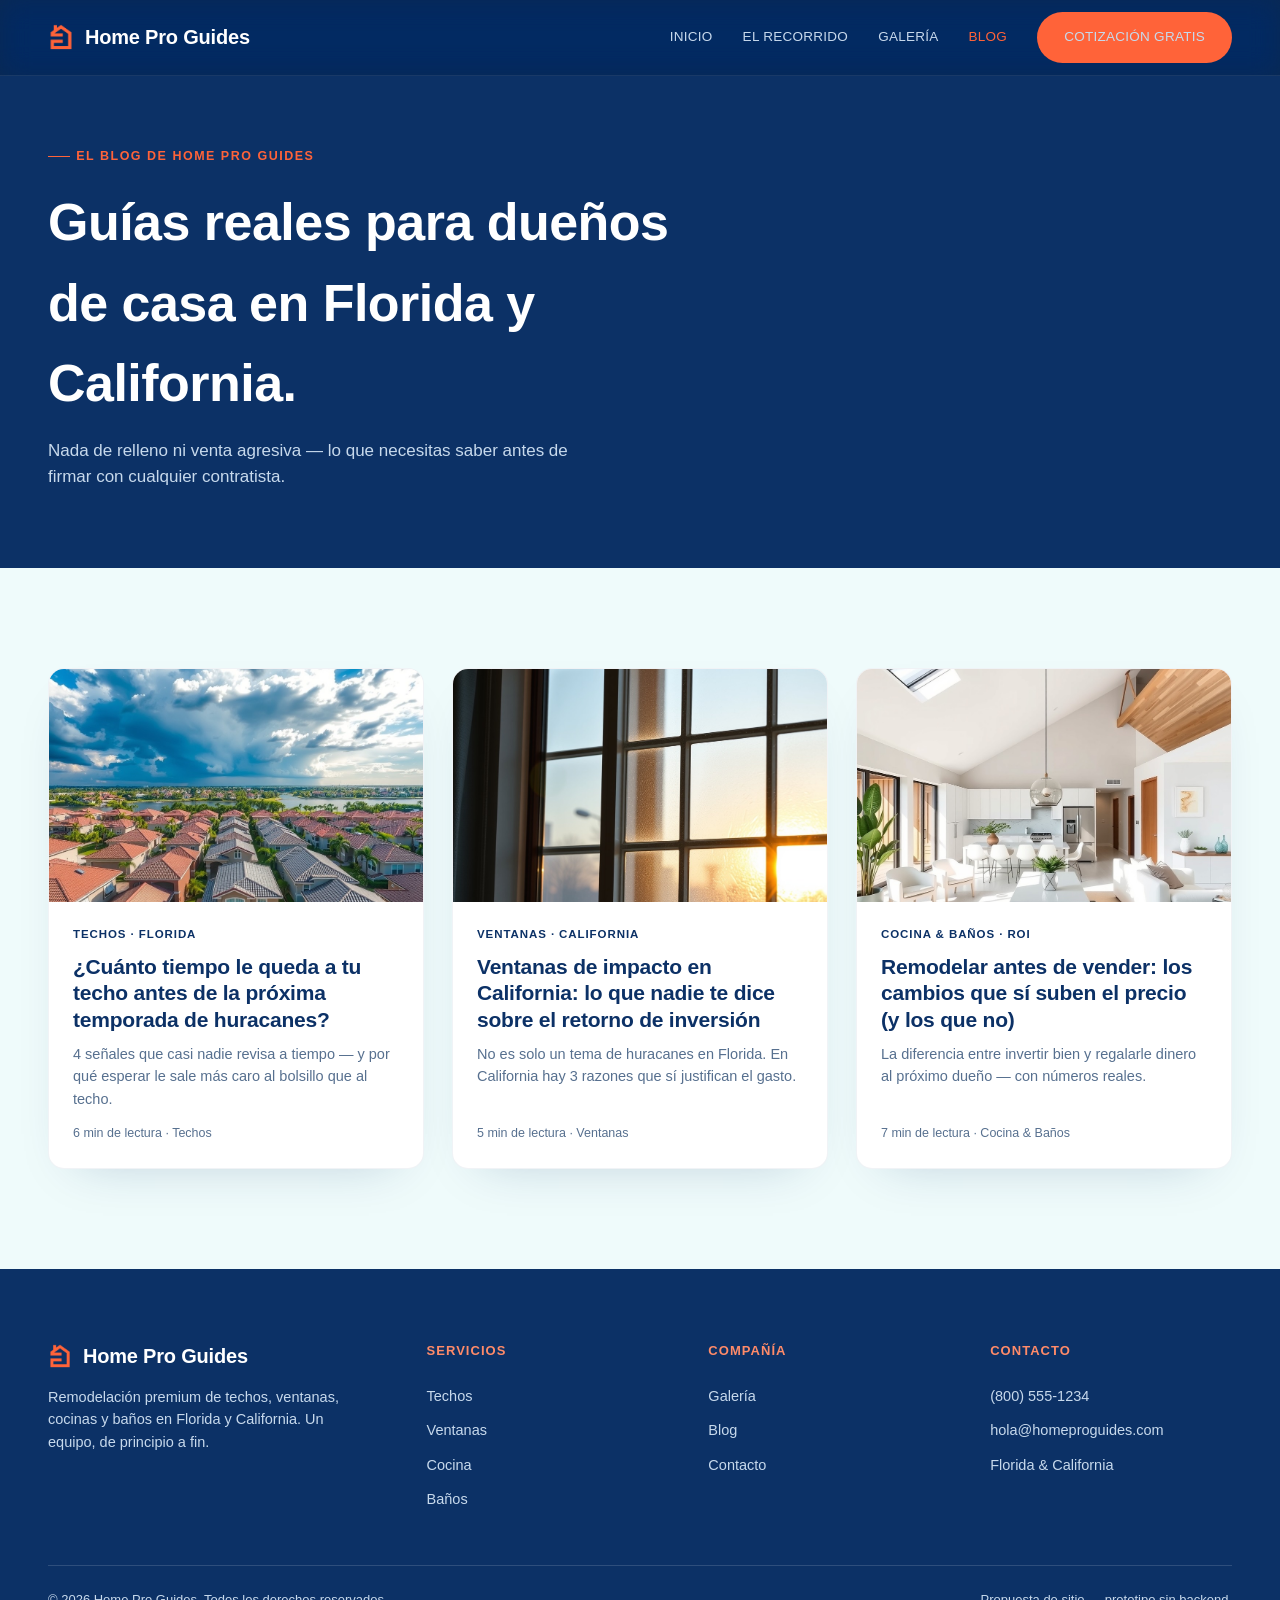
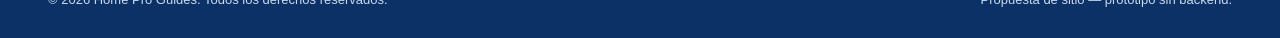
<file: blog/index.html>
<!doctype html>
<html lang="es">
<head>
<meta charset="utf-8">
<meta name="viewport" content="width=device-width, initial-scale=1">
<link rel="icon" type="image/svg+xml" href="../assets/favicon.svg">
<link rel="icon" type="image/png" sizes="32x32" href="../assets/favicon-32.png">
<link rel="apple-touch-icon" href="../assets/apple-touch-icon.png">
<title>Blog — Home Pro Guides | Guías de remodelación para FL &amp; CA</title>
<meta name="description" content="Guías reales sobre techos, ventanas, cocinas y baños para dueños de casa en Florida y California — sin relleno, sin venta agresiva.">
<link rel="preconnect" href="https://fonts.googleapis.com">
<link rel="preconnect" href="https://fonts.gstatic.com" crossorigin>
<link rel="stylesheet" href="../css/main.css?v=cb1788984608">
<link rel="stylesheet" href="../css/blog.css?v=cb1788984608">
</head>
<body>

<header class="site-header">
  <div class="container">
    <a href="../index.html" class="logo"><img src="../assets/images/logo-mark.png" alt="" class="logo-mark" width="26" height="26">Home Pro Guides</a>
    <nav class="main-nav">
      <a href="../index.html">Inicio</a>
      <a href="../index.html#recorrido">El recorrido</a>
      <a href="../index.html#galeria">Galería</a>
      <a href="./index.html" class="is-active">Blog</a>
      <a href="../contacto/index.html" class="btn btn-gold">Cotización gratis</a>
    </nav>
    <button class="nav-toggle" aria-label="Abrir menú" aria-expanded="false">
      <svg width="22" height="22" viewBox="0 0 24 24" fill="none" stroke="currentColor" stroke-width="2"><path d="M3 6h18M3 12h18M3 18h18"/></svg>
    </button>
  </div>
</header>

<main>
  <section class="section-dark" style="padding: calc(var(--header-h) + 64px) 0 60px;">
    <div class="container">
      <span class="eyebrow">El blog de Home Pro Guides</span>
      <h1 style="font-size:clamp(32px,4.6vw,52px); max-width:680px; color:var(--text); margin-bottom:14px;">Guías reales para dueños de casa en Florida y California.</h1>
      <p style="max-width:560px; color:var(--text-muted); font-size:17px;">Nada de relleno ni venta agresiva — lo que necesitas saber antes de firmar con cualquier contratista.</p>
    </div>
  </section>

  <section class="section section-light">
    <div class="container">
      <div class="blog-grid" data-stagger>

        <a href="./cuanto-tiempo-le-queda-a-tu-techo.html" class="blog-card reveal">
          <div class="blog-card-img"><img src="../assets/images/blog-roofing-hurricane.jpg" alt="Vista aérea de techos residenciales en Florida" loading="lazy"></div>
          <div class="blog-card-body">
            <span class="blog-card-tag">Techos · Florida</span>
            <h3>¿Cuánto tiempo le queda a tu techo antes de la próxima temporada de huracanes?</h3>
            <p>4 señales que casi nadie revisa a tiempo — y por qué esperar le sale más caro al bolsillo que al techo.</p>
            <span class="blog-card-meta">6 min de lectura · Techos</span>
          </div>
        </a>

        <a href="./ventanas-impacto-california-retorno-inversion.html" class="blog-card reveal">
          <div class="blog-card-img"><img src="../assets/images/blog-windows-energy.jpg" alt="Ventana de eficiencia energética con luz natural" loading="lazy"></div>
          <div class="blog-card-body">
            <span class="blog-card-tag">Ventanas · California</span>
            <h3>Ventanas de impacto en California: lo que nadie te dice sobre el retorno de inversión</h3>
            <p>No es solo un tema de huracanes en Florida. En California hay 3 razones que sí justifican el gasto.</p>
            <span class="blog-card-meta">5 min de lectura · Ventanas</span>
          </div>
        </a>

        <a href="./remodelar-antes-de-vender-que-sube-el-precio.html" class="blog-card reveal">
          <div class="blog-card-img"><img src="../assets/images/blog-kitchen-roi.jpg" alt="Cocina moderna remodelada de concepto abierto" loading="lazy"></div>
          <div class="blog-card-body">
            <span class="blog-card-tag">Cocina &amp; Baños · ROI</span>
            <h3>Remodelar antes de vender: los cambios que sí suben el precio (y los que no)</h3>
            <p>La diferencia entre invertir bien y regalarle dinero al próximo dueño — con números reales.</p>
            <span class="blog-card-meta">7 min de lectura · Cocina &amp; Baños</span>
          </div>
        </a>

      </div>
    </div>
  </section>
</main>

<footer class="site-footer">
  <div class="container">
    <div class="footer-grid">
      <div>
        <div class="logo" style="margin-bottom:14px;"><img src="../assets/images/logo-mark.png" alt="" class="logo-mark" width="24" height="24">Home Pro Guides</div>
        <p>Remodelación premium de techos, ventanas, cocinas y baños en Florida y California. Un equipo, de principio a fin.</p>
      </div>
      <div>
        <h4>Servicios</h4>
        <a href="../contacto/roofing.html">Techos</a>
        <a href="../contacto/windows.html">Ventanas</a>
        <a href="../contacto/kitchen.html">Cocina</a>
        <a href="../contacto/bathroom.html">Baños</a>
      </div>
      <div>
        <h4>Compañía</h4>
        <a href="../index.html#galeria">Galería</a>
        <a href="./index.html">Blog</a>
        <a href="../contacto/index.html">Contacto</a>
      </div>
      <div>
        <h4>Contacto</h4>
        <a href="tel:+18005551234">(800) 555-1234</a>
        <a href="mailto:hola@homeproguides.com">hola@homeproguides.com</a>
        <a href="#">Florida &amp; California</a>
      </div>
    </div>
    <div class="footer-bottom">
      <span>© 2026 Home Pro Guides. Todos los derechos reservados.</span>
      <span>Propuesta de sitio — prototipo sin backend.</span>
    </div>
  </div>
</footer>

<script src="../js/site.js?v=cb1788984608"></script>
</body>
</html>
</file>
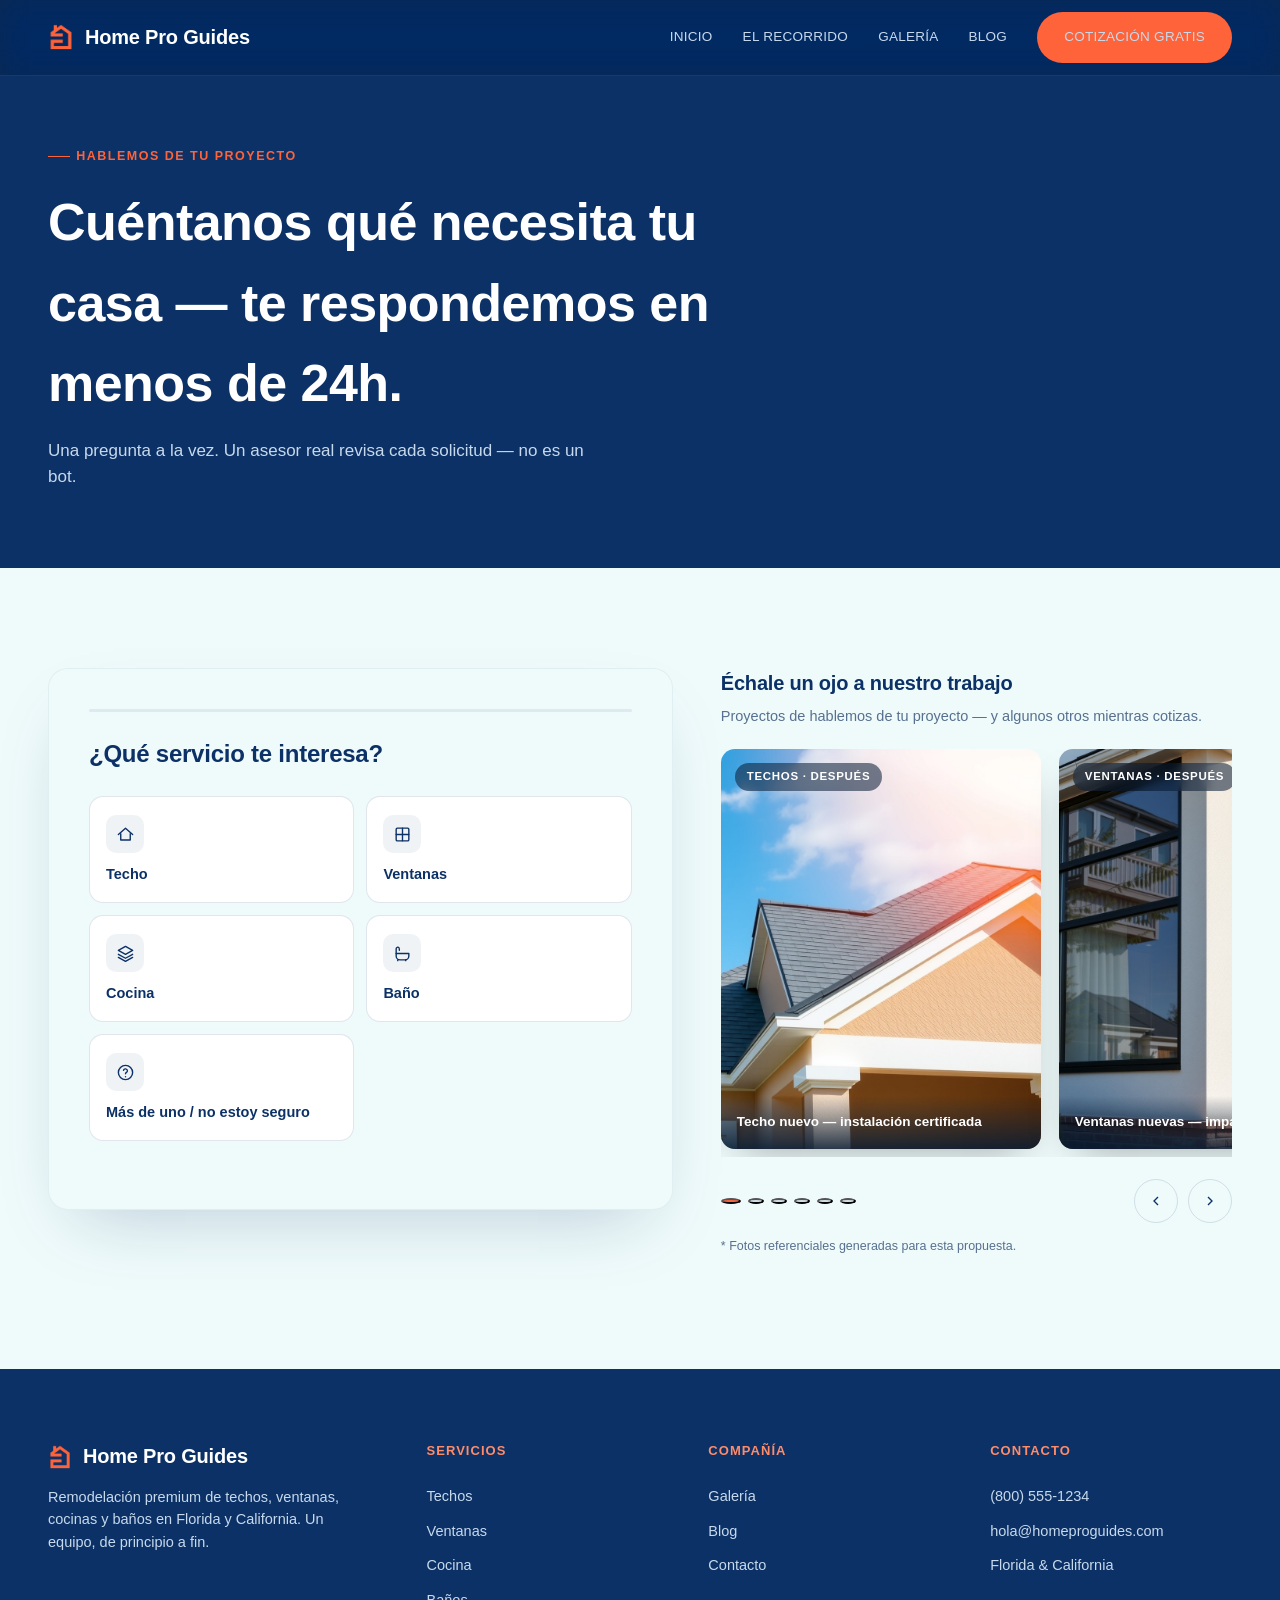
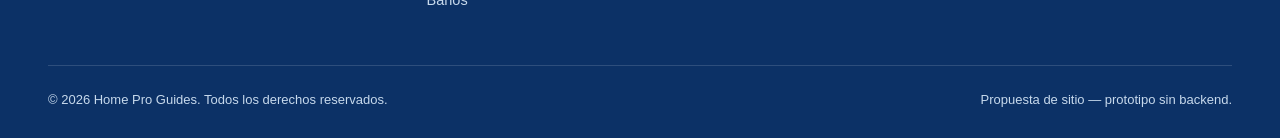
<file: contacto/index.html>
<!doctype html>
<html lang="es">
<head>
<meta charset="utf-8">
<meta name="viewport" content="width=device-width, initial-scale=1">
<link rel="icon" type="image/svg+xml" href="../assets/favicon.svg">
<link rel="icon" type="image/png" sizes="32x32" href="../assets/favicon-32.png">
<link rel="apple-touch-icon" href="../assets/apple-touch-icon.png">
<title>Cotización gratis — Home Pro Guides | Techos, ventanas, cocina y baños</title>
<meta name="description" content="Cuéntanos sobre tu proyecto de remodelación en Florida o California y te contactamos en 24h con una cotización real.">
<link rel="preconnect" href="https://fonts.googleapis.com">
<link rel="preconnect" href="https://fonts.gstatic.com" crossorigin>
<link rel="stylesheet" href="../css/main.css?v=cb1788984608">
<link rel="stylesheet" href="../css/wizard.css?v=cb1788984608">
</head>
<body>

<header class="site-header">
  <div class="container">
    <a href="../index.html" class="logo"><img src="../assets/images/logo-mark.png" alt="" class="logo-mark" width="26" height="26">Home Pro Guides</a>
    <nav class="main-nav">
      <a href="../index.html">Inicio</a>
      <a href="../index.html#recorrido">El recorrido</a>
      <a href="../index.html#galeria">Galería</a>
      <a href="../blog/index.html">Blog</a>
      <a href="./index.html" class="btn btn-gold is-active">Cotización gratis</a>
    </nav>
    <button class="nav-toggle" aria-label="Abrir menú" aria-expanded="false">
      <svg width="22" height="22" viewBox="0 0 24 24" fill="none" stroke="currentColor" stroke-width="2"><path d="M3 6h18M3 12h18M3 18h18"/></svg>
    </button>
  </div>
</header>

<main>
  <section class="section-dark" style="padding: calc(var(--header-h) + 64px) 0 60px;">
    <div class="container">
      <span class="eyebrow">Hablemos de tu proyecto</span>
      <h1 style="font-size:clamp(32px,4.6vw,52px); max-width:680px; color:var(--text); margin-bottom:14px;">Cuéntanos qué necesita tu casa — te respondemos en menos de 24h.</h1>
      <p style="max-width:560px; color:var(--text-muted); font-size:17px;">Una pregunta a la vez. Un asesor real revisa cada solicitud — no es un bot.</p>
    </div>
  </section>

  <section class="section section-light">
    <div class="container">
      <div style="display:grid; grid-template-columns: 1.1fr 0.9fr; gap:48px; align-items:start;" id="contact-layout">

        <div class="reveal">
          <div class="form-card">
            <div class="wizard" data-component="wizard">
              <div class="wizard-progress"><div class="wizard-progress-bar"></div></div>
              <div class="wizard-body"></div>
              <script type="application/json" data-wizard-steps>{"steps": [{"id": "service", "type": "single", "title": "¿Qué servicio te interesa?", "subtitle": null, "options": [{"value": "roofing", "label": "Techo", "icon": "roof"}, {"value": "windows", "label": "Ventanas", "icon": "window"}, {"value": "kitchen", "label": "Cocina", "icon": "layers"}, {"value": "bathroom", "label": "Baño", "icon": "bath"}, {"value": "other", "label": "Más de uno / no estoy seguro", "icon": "help"}]}, {"id": "scope", "type": "single", "title": "¿Cuál es el alcance de tu proyecto?", "subtitle": "Así sabemos por dónde empezar.", "options": [{"value": "repair", "label": "Reparación puntual", "icon": "wrench"}, {"value": "replace", "label": "Reemplazo completo", "icon": "swap"}, {"value": "remodel", "label": "Remodelación completa", "icon": "hammer"}, {"value": "unsure", "label": "Aún no sé, quiero orientación", "icon": "help"}]}, {"id": "size", "type": "single", "title": "¿Qué tan grande es el proyecto?", "subtitle": null, "options": [{"value": "small", "label": "Pequeño", "icon": "ruler"}, {"value": "medium", "label": "Mediano", "icon": "ruler"}, {"value": "large", "label": "Grande", "icon": "ruler"}, {"value": "unsure", "label": "No estoy seguro", "icon": "help"}]}, {"id": "timeline", "type": "single", "title": "¿Cuándo quieres empezar?", "subtitle": null, "options": [{"value": "asap", "label": "Lo antes posible", "icon": "zap"}, {"value": "1-3", "label": "En 1–3 meses", "icon": "calendar"}, {"value": "3-6", "label": "En 3–6 meses", "icon": "calendar"}, {"value": "quote-only", "label": "Solo estoy cotizando", "icon": "search"}]}, {"id": "budget", "type": "single", "title": "¿Cuál es tu presupuesto estimado?", "subtitle": "Nos ayuda a proponerte opciones realistas.", "options": [{"value": "lt10", "label": "Menos de $10,000", "icon": "dollar"}, {"value": "10-25", "label": "$10,000 – $25,000", "icon": "dollar"}, {"value": "25-50", "label": "$25,000 – $50,000", "icon": "dollar"}, {"value": "50plus", "label": "Más de $50,000", "icon": "dollar"}]}, {"id": "priorities", "type": "multi", "title": "¿Qué te importa más en este proyecto?", "subtitle": "Puedes elegir varias.", "options": [{"value": "price", "label": "Precio", "icon": "tag"}, {"value": "speed", "label": "Rapidez", "icon": "zap"}, {"value": "quality", "label": "Calidad de materiales", "icon": "star"}, {"value": "warranty", "label": "Garantía", "icon": "shieldCheck"}, {"value": "design", "label": "Diseño", "icon": "palette"}, {"value": "communication", "label": "Comunicación clara", "icon": "message"}]}, {"id": "contact1", "type": "text", "title": "¿Cómo te contactamos?", "subtitle": "Un asesor real revisa cada solicitud.", "fields": [{"name": "name", "label": "Nombre completo", "type": "text", "required": true, "placeholder": "Ej. María Rodríguez"}, {"name": "phone", "label": "Teléfono", "type": "tel", "required": true, "placeholder": "(305) 555-0134"}]}, {"id": "contact2", "type": "text", "title": "¿Dónde está la propiedad?", "subtitle": null, "fields": [{"name": "email", "label": "Correo electrónico", "type": "email", "required": true, "placeholder": "tucorreo@email.com"}, {"name": "zip", "label": "Código postal", "type": "text", "required": true, "placeholder": "33101"}, {"name": "address", "label": "Dirección (opcional)", "type": "text", "required": false, "placeholder": "Calle y número", "full": true}]}, {"id": "comments", "type": "textarea", "isLast": true, "title": "¿Algo más que debamos saber?", "subtitle": "Opcional — pero ayuda a cotizar mejor.", "fields": [{"name": "comments", "label": "Comentarios", "type": "textarea", "required": false, "full": true, "placeholder": "Cuéntanos cualquier detalle que nos ayude a cotizar mejor…"}]}]}</script>
            </div>
          </div>
        </div>

        <div class="reveal">
          <h3 style="font-size:20px; margin-bottom:6px;">Échale un ojo a nuestro trabajo</h3>
          <p style="color:var(--text-dark-muted); font-size:14.5px; margin-bottom:22px;">Proyectos de hablemos de tu proyecto — y algunos otros mientras cotizas.</p>
          <div class="gallery" data-component="gallery" data-autoplay="4600">
            <div class="gallery-track" tabindex="0" aria-label="Galería de trabajos terminados">
              <div class="gallery-card"><span class="gallery-tag">Techos · Después</span><img src="../assets/images/gallery-roof-after.jpg" alt="Techo nuevo instalado" loading="lazy"><span class="gallery-caption">Techo nuevo — instalación certificada</span></div>
              <div class="gallery-card"><span class="gallery-tag">Ventanas · Después</span><img src="../assets/images/gallery-windows-after.jpg" alt="Ventanas nuevas instaladas" loading="lazy"><span class="gallery-caption">Ventanas nuevas — impacto certificado</span></div>
              <div class="gallery-card"><span class="gallery-tag">Cocina · Después</span><img src="../assets/images/gallery-kitchen-after.jpg" alt="Cocina remodelada" loading="lazy"><span class="gallery-caption">Cocina nueva — isla de cuarzo</span></div>
              <div class="gallery-card"><span class="gallery-tag">Baño · Después</span><img src="../assets/images/gallery-bathroom-after.jpg" alt="Baño remodelado" loading="lazy"><span class="gallery-caption">Baño nuevo — estilo spa</span></div>
              <div class="gallery-card"><span class="gallery-tag">Techos · Antes</span><img src="../assets/images/gallery-roof-before.jpg" alt="Techo antes de la remodelación" loading="lazy"><span class="gallery-caption">Techo original — desgaste por sol y lluvia</span></div>
              <div class="gallery-card"><span class="gallery-tag">Cocina · Antes</span><img src="../assets/images/gallery-kitchen-before.jpg" alt="Cocina antigua" loading="lazy"><span class="gallery-caption">Cocina original — años 90</span></div>
            </div>
            <div class="gallery-controls">
              <div class="gallery-dots"></div>
              <div class="gallery-arrows">
                <button type="button" class="gallery-arrow" data-gallery-prev aria-label="Foto anterior"><svg width="16" height="16" viewBox="0 0 24 24" fill="none" stroke="currentColor" stroke-width="2"><path d="M15 18l-6-6 6-6"/></svg></button>
                <button type="button" class="gallery-arrow" data-gallery-next aria-label="Foto siguiente"><svg width="16" height="16" viewBox="0 0 24 24" fill="none" stroke="currentColor" stroke-width="2"><path d="M9 18l6-6-6-6"/></svg></button>
              </div>
            </div>
          </div>
          <p class="gallery-note">* Fotos referenciales generadas para esta propuesta.</p>
        </div>

      </div>
    </div>
  </section>
</main>

<footer class="site-footer">
  <div class="container">
    <div class="footer-grid">
      <div>
        <div class="logo" style="margin-bottom:14px;"><img src="../assets/images/logo-mark.png" alt="" class="logo-mark" width="24" height="24">Home Pro Guides</div>
        <p>Remodelación premium de techos, ventanas, cocinas y baños en Florida y California. Un equipo, de principio a fin.</p>
      </div>
      <div>
        <h4>Servicios</h4>
        <a href="./roofing.html">Techos</a>
        <a href="./windows.html">Ventanas</a>
        <a href="./kitchen.html">Cocina</a>
        <a href="./bathroom.html">Baños</a>
      </div>
      <div>
        <h4>Compañía</h4>
        <a href="../index.html#galeria">Galería</a>
        <a href="../blog/index.html">Blog</a>
        <a href="./index.html">Contacto</a>
      </div>
      <div>
        <h4>Contacto</h4>
        <a href="tel:+18005551234">(800) 555-1234</a>
        <a href="mailto:hola@homeproguides.com">hola@homeproguides.com</a>
        <a href="#">Florida &amp; California</a>
      </div>
    </div>
    <div class="footer-bottom">
      <span>© 2026 Home Pro Guides. Todos los derechos reservados.</span>
      <span>Propuesta de sitio — prototipo sin backend.</span>
    </div>
  </div>
</footer>

<style>
/* min-width:0 matters here: this grid column holds a horizontally-scrolling
   gallery track — without it, grid items default to min-width:auto (their
   content's max-content size), which blows the column out past the
   viewport instead of letting overflow-x:auto clip/scroll it. Same fix as
   the general contact page, see css/main.css .gallery rule. */
#contact-layout > *{ min-width: 0; }
@media (max-width: 900px){ #contact-layout{ grid-template-columns: 1fr !important; } }
</style>

<script src="../js/site.js?v=cb1788984608"></script>
<script src="../js/gallery.js?v=cb1788984608"></script>
<script src="../js/wizard.js?v=cb1788984608"></script>
</body>
</html>
</file>
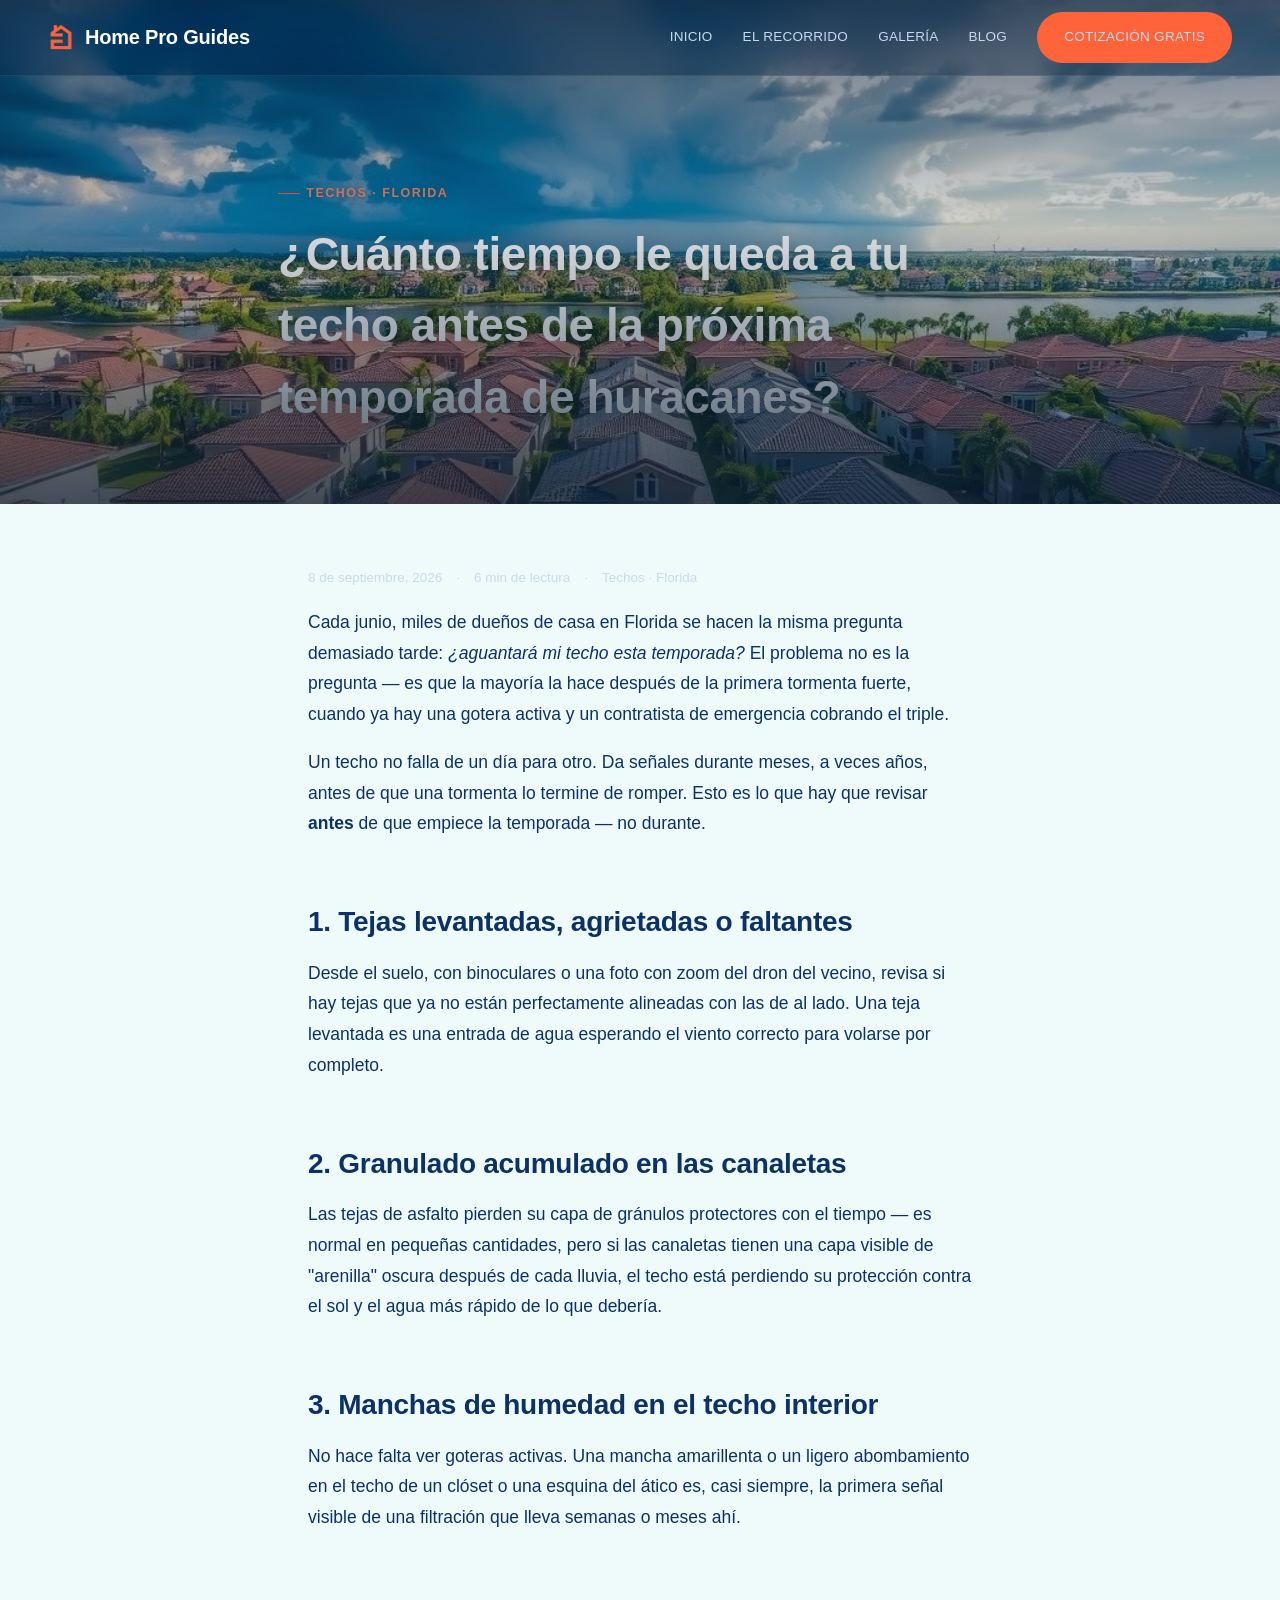
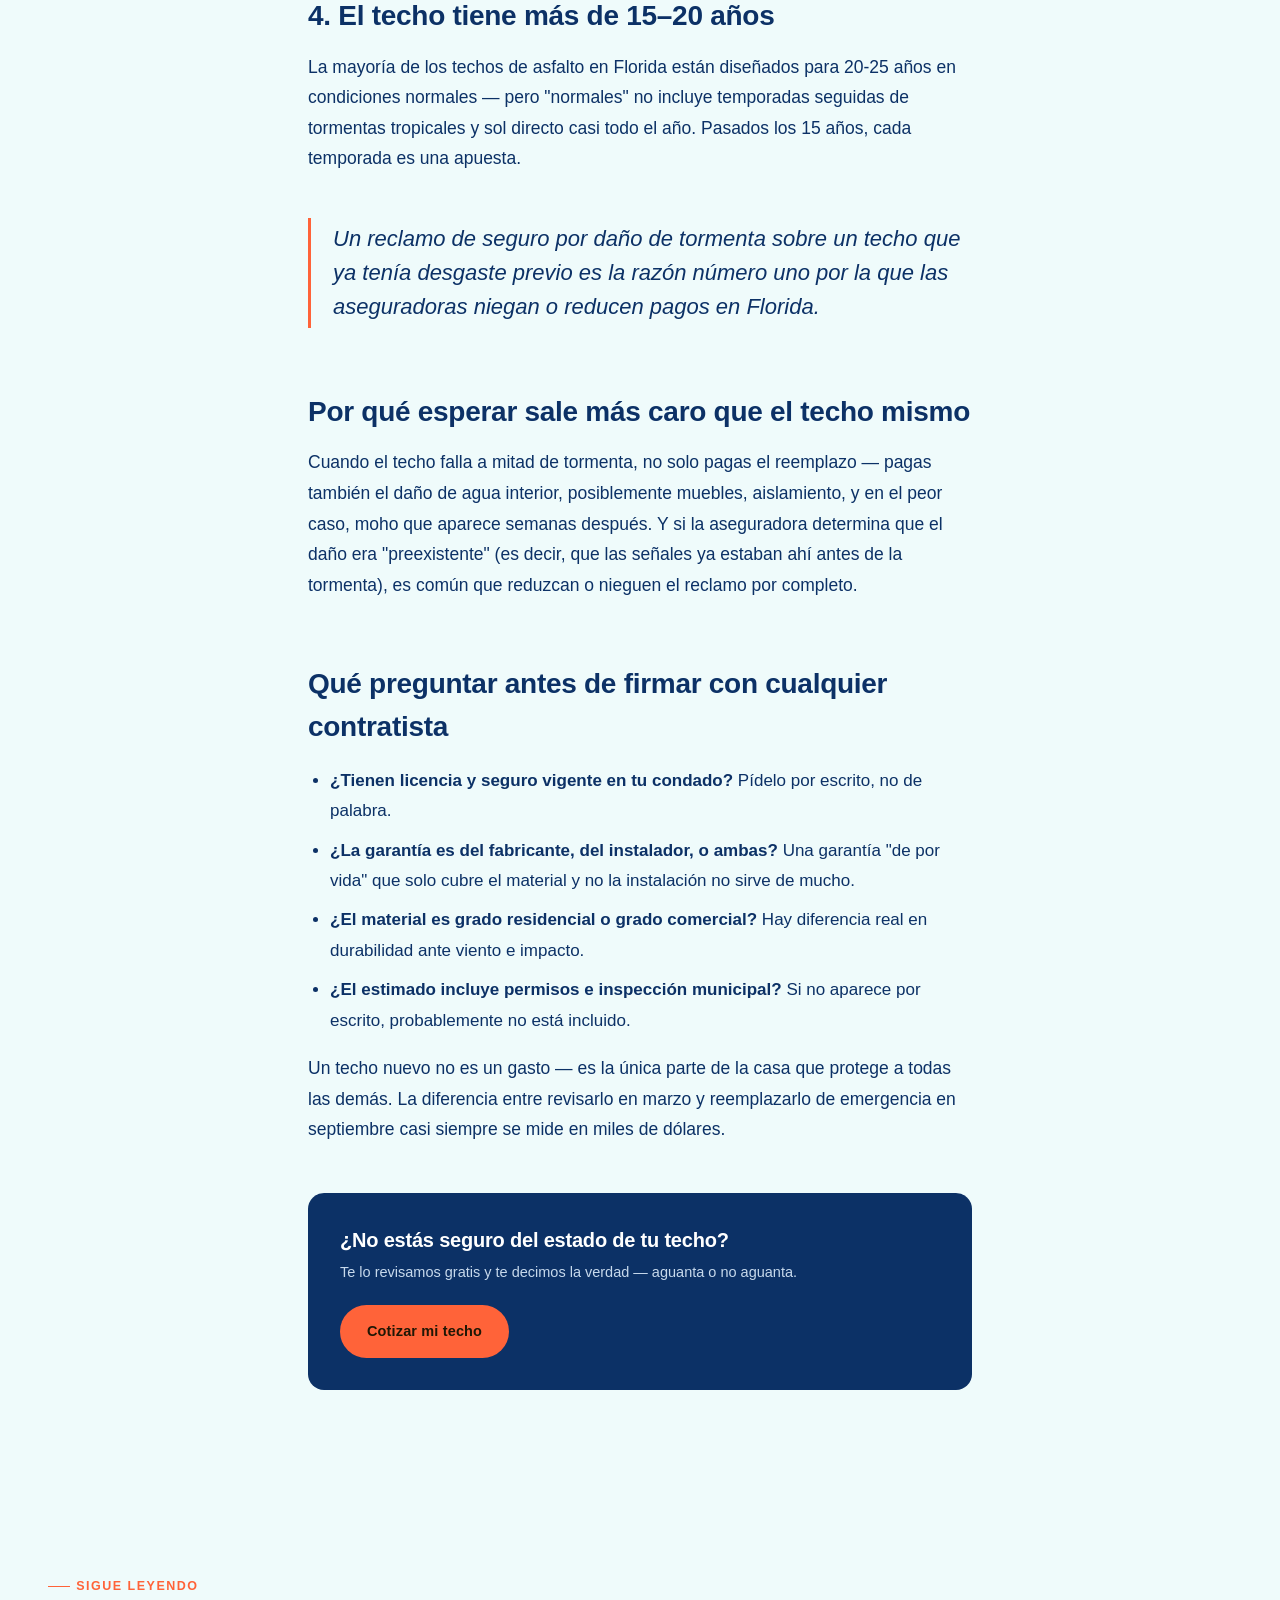
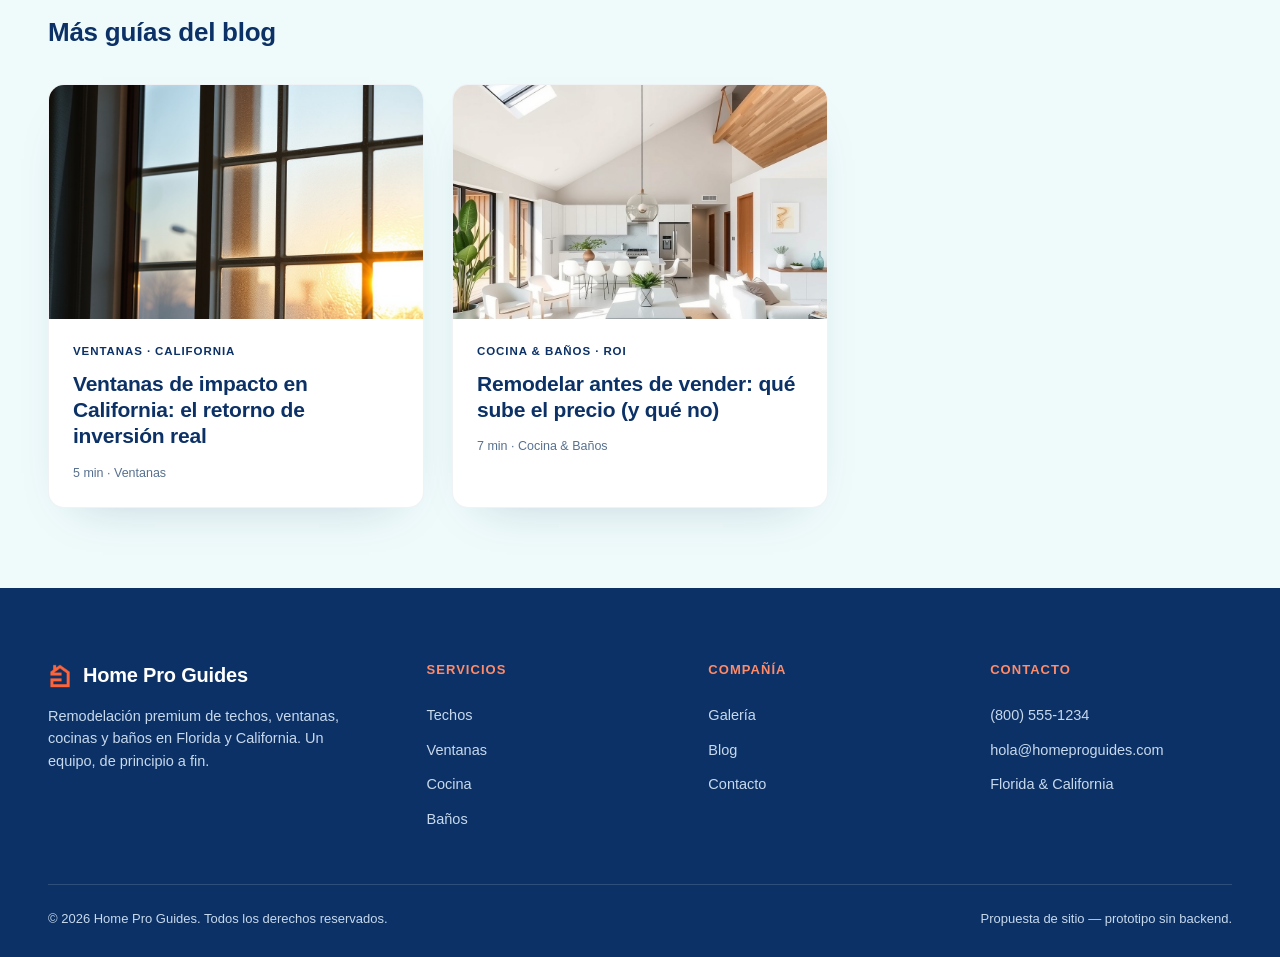
<file: blog/cuanto-tiempo-le-queda-a-tu-techo.html>
<!doctype html>
<html lang="es">
<head>
<meta charset="utf-8">
<meta name="viewport" content="width=device-width, initial-scale=1">
<link rel="icon" type="image/svg+xml" href="../assets/favicon.svg">
<link rel="icon" type="image/png" sizes="32x32" href="../assets/favicon-32.png">
<link rel="apple-touch-icon" href="../assets/apple-touch-icon.png">
<title>¿Cuánto tiempo le queda a tu techo antes de la próxima temporada de huracanes? — Home Pro Guides</title>
<meta name="description" content="4 señales de que tu techo no va a aguantar otra temporada de huracanes en Florida — y por qué esperar sale más caro que reemplazarlo a tiempo.">
<link rel="preconnect" href="https://fonts.googleapis.com">
<link rel="preconnect" href="https://fonts.gstatic.com" crossorigin>
<link rel="stylesheet" href="../css/main.css?v=cb1788984608">
<link rel="stylesheet" href="../css/blog.css?v=cb1788984608">
</head>
<body>

<header class="site-header">
  <div class="container">
    <a href="../index.html" class="logo"><img src="../assets/images/logo-mark.png" alt="" class="logo-mark" width="26" height="26">Home Pro Guides</a>
    <nav class="main-nav">
      <a href="../index.html">Inicio</a>
      <a href="../index.html#recorrido">El recorrido</a>
      <a href="../index.html#galeria">Galería</a>
      <a href="./index.html">Blog</a>
      <a href="../contacto/index.html" class="btn btn-gold">Cotización gratis</a>
    </nav>
    <button class="nav-toggle" aria-label="Abrir menú" aria-expanded="false">
      <svg width="22" height="22" viewBox="0 0 24 24" fill="none" stroke="currentColor" stroke-width="2"><path d="M3 6h18M3 12h18M3 18h18"/></svg>
    </button>
  </div>
</header>

<main>
  <section class="article-hero">
    <img src="../assets/images/blog-roofing-hurricane.jpg" alt="Vista aérea de techos residenciales en Florida">
    <div class="article-hero-content">
      <div class="container">
        <span class="eyebrow" style="color:var(--gold-soft);">Techos · Florida</span>
        <h1 style="color:var(--text); font-size:clamp(28px,4.2vw,46px); max-width:760px;">¿Cuánto tiempo le queda a tu techo antes de la próxima temporada de huracanes?</h1>
      </div>
    </div>
  </section>

  <article class="article-body">
    <div class="article-meta">
      <span>8 de septiembre, 2026</span><span>·</span><span>6 min de lectura</span><span>·</span><span>Techos · Florida</span>
    </div>

    <p>Cada junio, miles de dueños de casa en Florida se hacen la misma pregunta demasiado tarde: <em>¿aguantará mi techo esta temporada?</em> El problema no es la pregunta — es que la mayoría la hace después de la primera tormenta fuerte, cuando ya hay una gotera activa y un contratista de emergencia cobrando el triple.</p>

    <p>Un techo no falla de un día para otro. Da señales durante meses, a veces años, antes de que una tormenta lo termine de romper. Esto es lo que hay que revisar <strong>antes</strong> de que empiece la temporada — no durante.</p>

    <h2>1. Tejas levantadas, agrietadas o faltantes</h2>
    <p>Desde el suelo, con binoculares o una foto con zoom del dron del vecino, revisa si hay tejas que ya no están perfectamente alineadas con las de al lado. Una teja levantada es una entrada de agua esperando el viento correcto para volarse por completo.</p>

    <h2>2. Granulado acumulado en las canaletas</h2>
    <p>Las tejas de asfalto pierden su capa de gránulos protectores con el tiempo — es normal en pequeñas cantidades, pero si las canaletas tienen una capa visible de "arenilla" oscura después de cada lluvia, el techo está perdiendo su protección contra el sol y el agua más rápido de lo que debería.</p>

    <h2>3. Manchas de humedad en el techo interior</h2>
    <p>No hace falta ver goteras activas. Una mancha amarillenta o un ligero abombamiento en el techo de un clóset o una esquina del ático es, casi siempre, la primera señal visible de una filtración que lleva semanas o meses ahí.</p>

    <h2>4. El techo tiene más de 15–20 años</h2>
    <p>La mayoría de los techos de asfalto en Florida están diseñados para 20-25 años en condiciones normales — pero "normales" no incluye temporadas seguidas de tormentas tropicales y sol directo casi todo el año. Pasados los 15 años, cada temporada es una apuesta.</p>

    <blockquote>Un reclamo de seguro por daño de tormenta sobre un techo que ya tenía desgaste previo es la razón número uno por la que las aseguradoras niegan o reducen pagos en Florida.</blockquote>

    <h2>Por qué esperar sale más caro que el techo mismo</h2>
    <p>Cuando el techo falla a mitad de tormenta, no solo pagas el reemplazo — pagas también el daño de agua interior, posiblemente muebles, aislamiento, y en el peor caso, moho que aparece semanas después. Y si la aseguradora determina que el daño era "preexistente" (es decir, que las señales ya estaban ahí antes de la tormenta), es común que reduzcan o nieguen el reclamo por completo.</p>

    <h2>Qué preguntar antes de firmar con cualquier contratista</h2>
    <ul>
      <li><strong>¿Tienen licencia y seguro vigente en tu condado?</strong> Pídelo por escrito, no de palabra.</li>
      <li><strong>¿La garantía es del fabricante, del instalador, o ambas?</strong> Una garantía "de por vida" que solo cubre el material y no la instalación no sirve de mucho.</li>
      <li><strong>¿El material es grado residencial o grado comercial?</strong> Hay diferencia real en durabilidad ante viento e impacto.</li>
      <li><strong>¿El estimado incluye permisos e inspección municipal?</strong> Si no aparece por escrito, probablemente no está incluido.</li>
    </ul>

    <p>Un techo nuevo no es un gasto — es la única parte de la casa que protege a todas las demás. La diferencia entre revisarlo en marzo y reemplazarlo de emergencia en septiembre casi siempre se mide en miles de dólares.</p>

    <div class="article-cta">
      <div>
        <h4>¿No estás seguro del estado de tu techo?</h4>
        <p>Te lo revisamos gratis y te decimos la verdad — aguanta o no aguanta.</p>
      </div>
      <a href="../contacto/roofing.html" class="btn btn-gold">Cotizar mi techo</a>
    </div>
  </article>

  <section class="related-posts">
    <div class="container">
      <div class="section-head" style="margin-bottom:32px;">
        <span class="eyebrow">Sigue leyendo</span>
        <h2 style="font-size:26px;">Más guías del blog</h2>
      </div>
      <div class="blog-grid" style="grid-template-columns: repeat(3,1fr);">
        <a href="./ventanas-impacto-california-retorno-inversion.html" class="blog-card reveal">
          <div class="blog-card-img"><img src="../assets/images/blog-windows-energy.jpg" alt="Ventana de eficiencia energética" loading="lazy"></div>
          <div class="blog-card-body">
            <span class="blog-card-tag">Ventanas · California</span>
            <h3>Ventanas de impacto en California: el retorno de inversión real</h3>
            <span class="blog-card-meta">5 min · Ventanas</span>
          </div>
        </a>
        <a href="./remodelar-antes-de-vender-que-sube-el-precio.html" class="blog-card reveal">
          <div class="blog-card-img"><img src="../assets/images/blog-kitchen-roi.jpg" alt="Cocina remodelada de concepto abierto" loading="lazy"></div>
          <div class="blog-card-body">
            <span class="blog-card-tag">Cocina & Baños · ROI</span>
            <h3>Remodelar antes de vender: qué sube el precio (y qué no)</h3>
            <span class="blog-card-meta">7 min · Cocina & Baños</span>
          </div>
        </a>
      </div>
    </div>
  </section>
</main>

<footer class="site-footer">
  <div class="container">
    <div class="footer-grid">
      <div>
        <div class="logo" style="margin-bottom:14px;"><img src="../assets/images/logo-mark.png" alt="" class="logo-mark" width="24" height="24">Home Pro Guides</div>
        <p>Remodelación premium de techos, ventanas, cocinas y baños en Florida y California. Un equipo, de principio a fin.</p>
      </div>
      <div>
        <h4>Servicios</h4>
        <a href="../contacto/roofing.html">Techos</a>
        <a href="../contacto/windows.html">Ventanas</a>
        <a href="../contacto/kitchen.html">Cocina</a>
        <a href="../contacto/bathroom.html">Baños</a>
      </div>
      <div>
        <h4>Compañía</h4>
        <a href="../index.html#galeria">Galería</a>
        <a href="./index.html">Blog</a>
        <a href="../contacto/index.html">Contacto</a>
      </div>
      <div>
        <h4>Contacto</h4>
        <a href="tel:+18005551234">(800) 555-1234</a>
        <a href="mailto:hola@homeproguides.com">hola@homeproguides.com</a>
        <a href="#">Florida &amp; California</a>
      </div>
    </div>
    <div class="footer-bottom">
      <span>© 2026 Home Pro Guides. Todos los derechos reservados.</span>
      <span>Propuesta de sitio — prototipo sin backend.</span>
    </div>
  </div>
</footer>

<script src="../js/site.js?v=cb1788984608"></script>
</body>
</html>
</file>
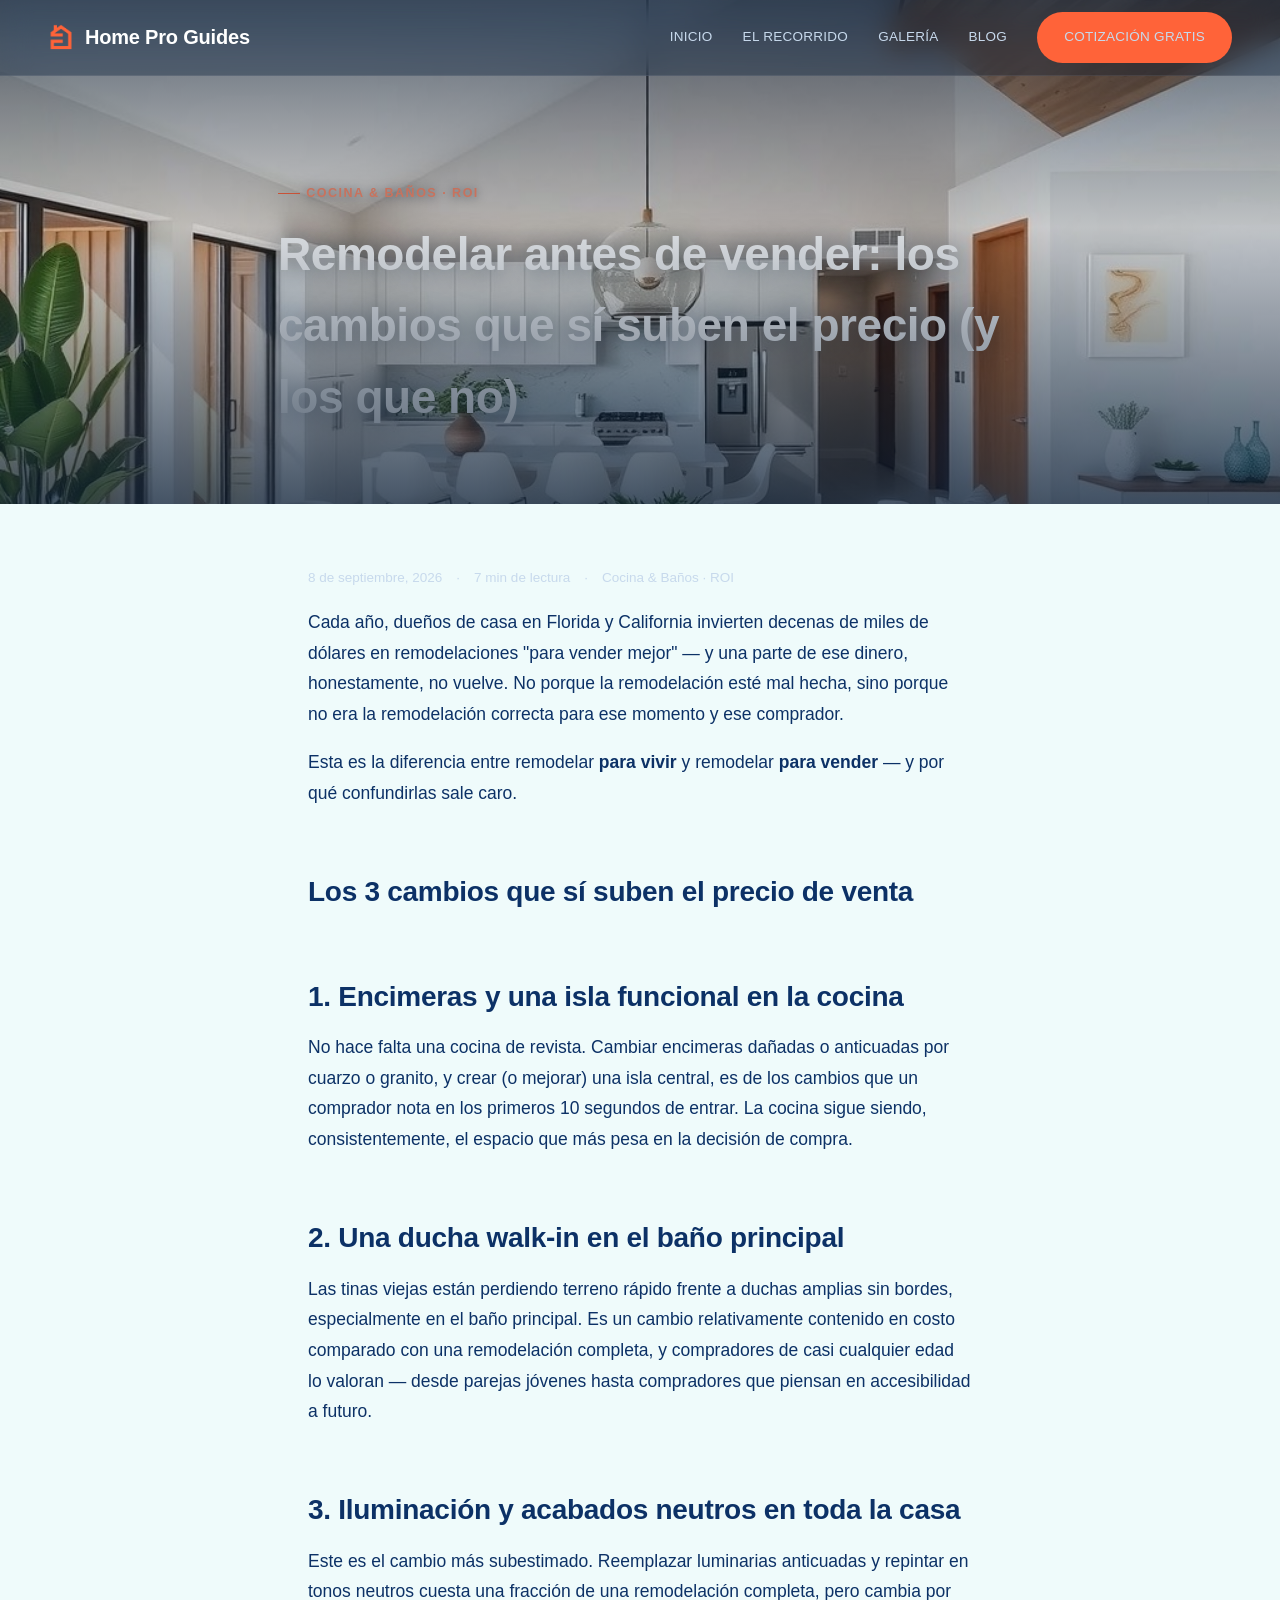
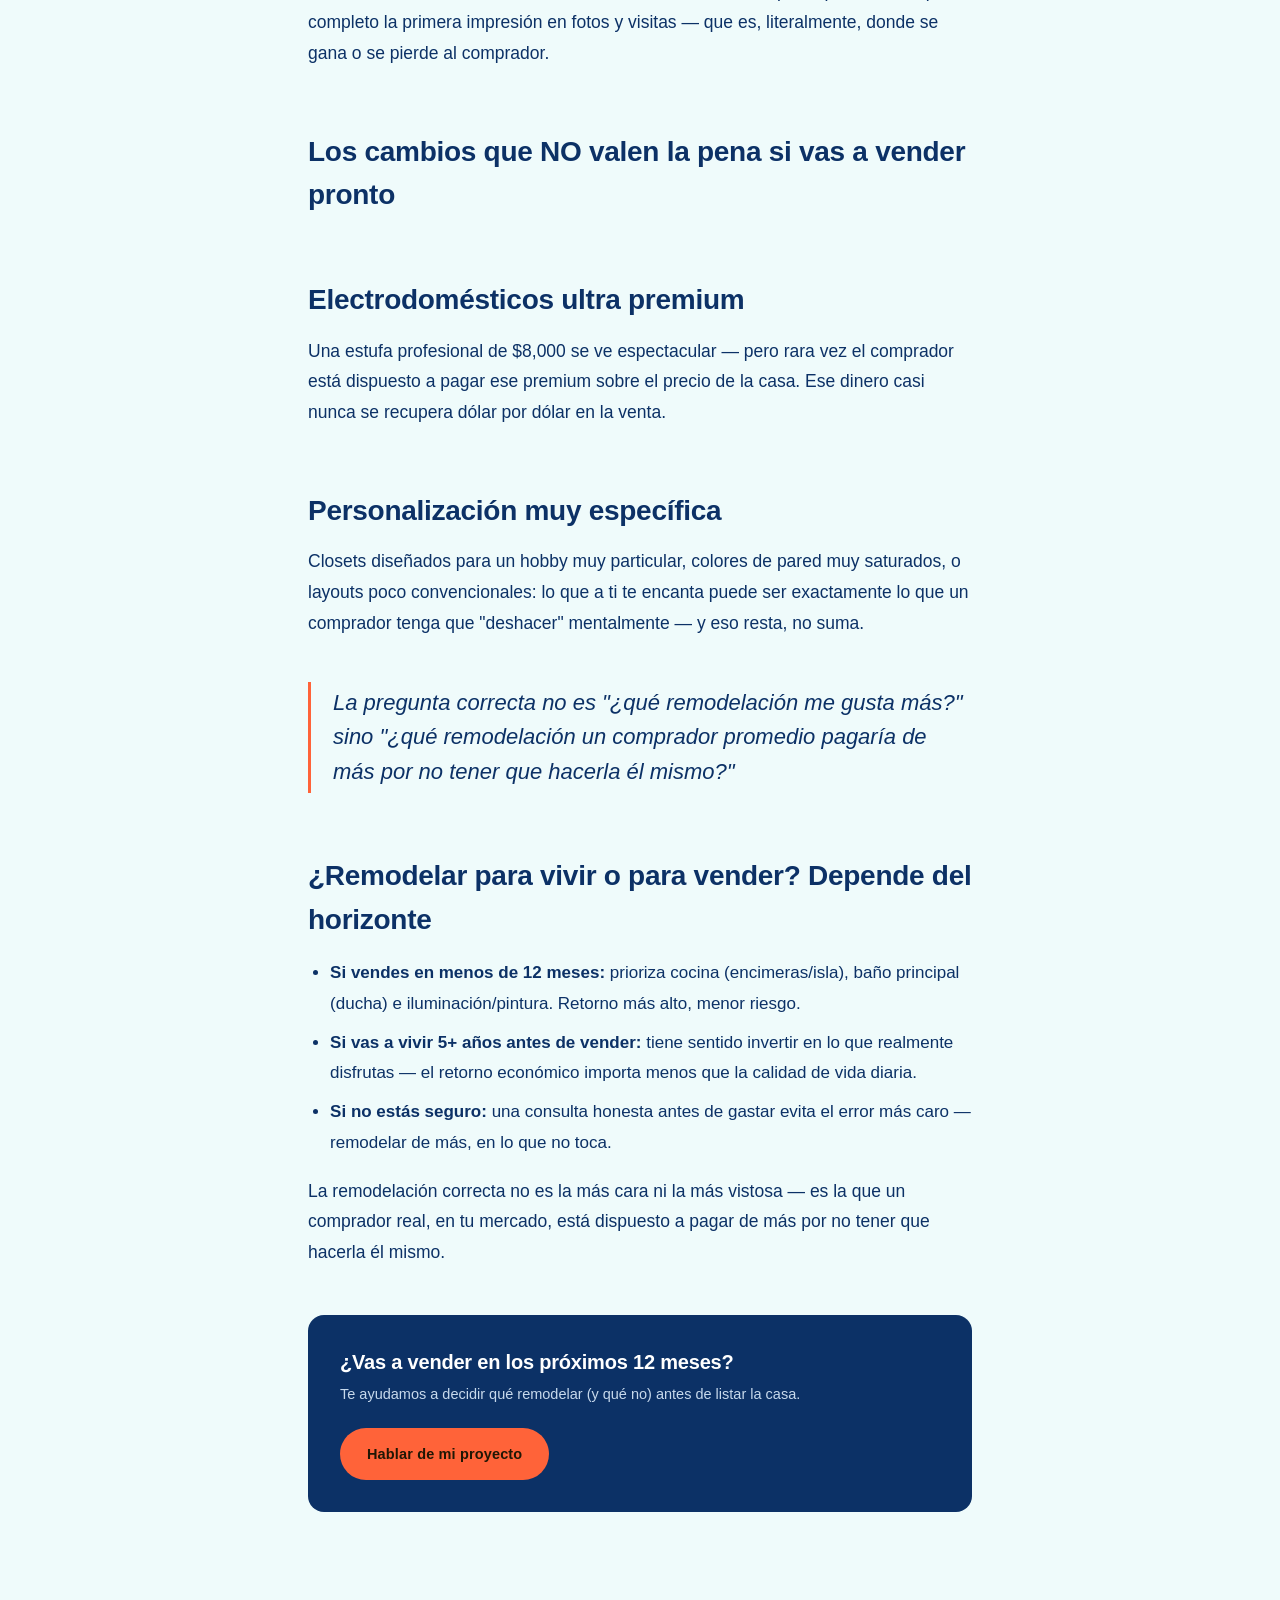
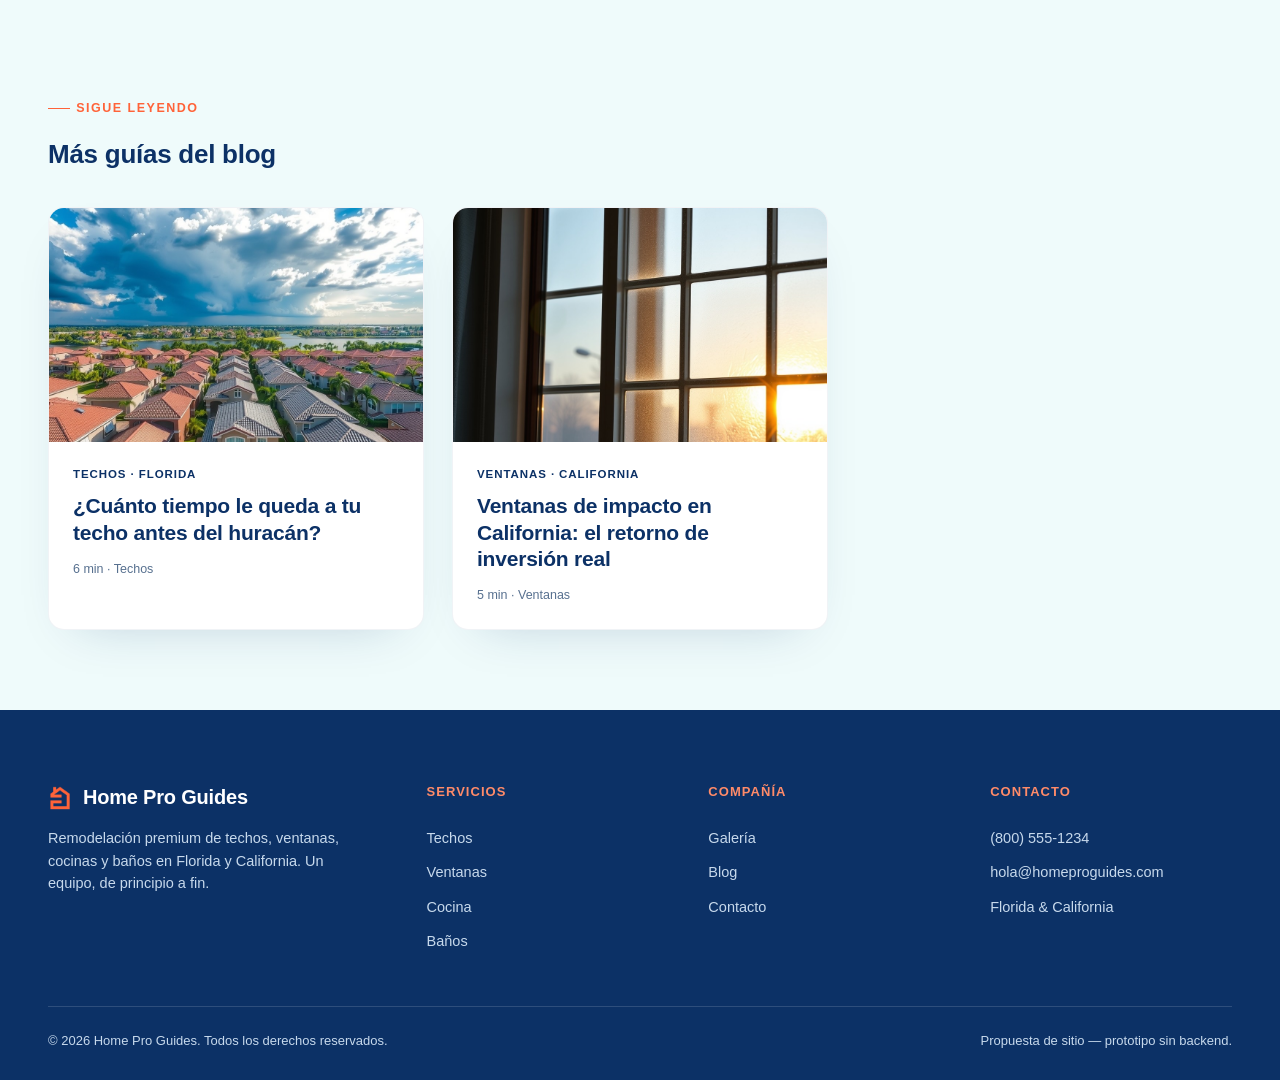
<file: blog/remodelar-antes-de-vender-que-sube-el-precio.html>
<!doctype html>
<html lang="es">
<head>
<meta charset="utf-8">
<meta name="viewport" content="width=device-width, initial-scale=1">
<link rel="icon" type="image/svg+xml" href="../assets/favicon.svg">
<link rel="icon" type="image/png" sizes="32x32" href="../assets/favicon-32.png">
<link rel="apple-touch-icon" href="../assets/apple-touch-icon.png">
<title>Remodelar antes de vender: los cambios que sí suben el precio (y los que no) — Home Pro Guides</title>
<meta name="description" content="La diferencia entre invertir bien en tu cocina o baño antes de vender la casa, y regalarle dinero al próximo dueño. Con datos reales de retorno de inversión.">
<link rel="preconnect" href="https://fonts.googleapis.com">
<link rel="preconnect" href="https://fonts.gstatic.com" crossorigin>
<link rel="stylesheet" href="../css/main.css?v=cb1788984608">
<link rel="stylesheet" href="../css/blog.css?v=cb1788984608">
</head>
<body>

<header class="site-header">
  <div class="container">
    <a href="../index.html" class="logo"><img src="../assets/images/logo-mark.png" alt="" class="logo-mark" width="26" height="26">Home Pro Guides</a>
    <nav class="main-nav">
      <a href="../index.html">Inicio</a>
      <a href="../index.html#recorrido">El recorrido</a>
      <a href="../index.html#galeria">Galería</a>
      <a href="./index.html">Blog</a>
      <a href="../contacto/index.html" class="btn btn-gold">Cotización gratis</a>
    </nav>
    <button class="nav-toggle" aria-label="Abrir menú" aria-expanded="false">
      <svg width="22" height="22" viewBox="0 0 24 24" fill="none" stroke="currentColor" stroke-width="2"><path d="M3 6h18M3 12h18M3 18h18"/></svg>
    </button>
  </div>
</header>

<main>
  <section class="article-hero">
    <img src="../assets/images/blog-kitchen-roi.jpg" alt="Cocina moderna remodelada de concepto abierto">
    <div class="article-hero-content">
      <div class="container">
        <span class="eyebrow" style="color:var(--gold-soft);">Cocina & Baños · ROI</span>
        <h1 style="color:var(--text); font-size:clamp(28px,4.2vw,46px); max-width:760px;">Remodelar antes de vender: los cambios que sí suben el precio (y los que no)</h1>
      </div>
    </div>
  </section>

  <article class="article-body">
    <div class="article-meta">
      <span>8 de septiembre, 2026</span><span>·</span><span>7 min de lectura</span><span>·</span><span>Cocina & Baños · ROI</span>
    </div>

    <p>Cada año, dueños de casa en Florida y California invierten decenas de miles de dólares en remodelaciones "para vender mejor" — y una parte de ese dinero, honestamente, no vuelve. No porque la remodelación esté mal hecha, sino porque no era la remodelación correcta para ese momento y ese comprador.</p>

    <p>Esta es la diferencia entre remodelar <strong>para vivir</strong> y remodelar <strong>para vender</strong> — y por qué confundirlas sale caro.</p>

    <h2>Los 3 cambios que sí suben el precio de venta</h2>

    <h2>1. Encimeras y una isla funcional en la cocina</h2>
    <p>No hace falta una cocina de revista. Cambiar encimeras dañadas o anticuadas por cuarzo o granito, y crear (o mejorar) una isla central, es de los cambios que un comprador nota en los primeros 10 segundos de entrar. La cocina sigue siendo, consistentemente, el espacio que más pesa en la decisión de compra.</p>

    <h2>2. Una ducha walk-in en el baño principal</h2>
    <p>Las tinas viejas están perdiendo terreno rápido frente a duchas amplias sin bordes, especialmente en el baño principal. Es un cambio relativamente contenido en costo comparado con una remodelación completa, y compradores de casi cualquier edad lo valoran — desde parejas jóvenes hasta compradores que piensan en accesibilidad a futuro.</p>

    <h2>3. Iluminación y acabados neutros en toda la casa</h2>
    <p>Este es el cambio más subestimado. Reemplazar luminarias anticuadas y repintar en tonos neutros cuesta una fracción de una remodelación completa, pero cambia por completo la primera impresión en fotos y visitas — que es, literalmente, donde se gana o se pierde al comprador.</p>

    <h2>Los cambios que NO valen la pena si vas a vender pronto</h2>

    <h2>Electrodomésticos ultra premium</h2>
    <p>Una estufa profesional de $8,000 se ve espectacular — pero rara vez el comprador está dispuesto a pagar ese premium sobre el precio de la casa. Ese dinero casi nunca se recupera dólar por dólar en la venta.</p>

    <h2>Personalización muy específica</h2>
    <p>Closets diseñados para un hobby muy particular, colores de pared muy saturados, o layouts poco convencionales: lo que a ti te encanta puede ser exactamente lo que un comprador tenga que "deshacer" mentalmente — y eso resta, no suma.</p>

    <blockquote>La pregunta correcta no es "¿qué remodelación me gusta más?" sino "¿qué remodelación un comprador promedio pagaría de más por no tener que hacerla él mismo?"</blockquote>

    <h2>¿Remodelar para vivir o para vender? Depende del horizonte</h2>
    <ul>
      <li><strong>Si vendes en menos de 12 meses:</strong> prioriza cocina (encimeras/isla), baño principal (ducha) e iluminación/pintura. Retorno más alto, menor riesgo.</li>
      <li><strong>Si vas a vivir 5+ años antes de vender:</strong> tiene sentido invertir en lo que realmente disfrutas — el retorno económico importa menos que la calidad de vida diaria.</li>
      <li><strong>Si no estás seguro:</strong> una consulta honesta antes de gastar evita el error más caro — remodelar de más, en lo que no toca.</li>
    </ul>

    <p>La remodelación correcta no es la más cara ni la más vistosa — es la que un comprador real, en tu mercado, está dispuesto a pagar de más por no tener que hacerla él mismo.</p>

    <div class="article-cta">
      <div>
        <h4>¿Vas a vender en los próximos 12 meses?</h4>
        <p>Te ayudamos a decidir qué remodelar (y qué no) antes de listar la casa.</p>
      </div>
      <a href="../contacto/kitchen.html" class="btn btn-gold">Hablar de mi proyecto</a>
    </div>
  </article>

  <section class="related-posts">
    <div class="container">
      <div class="section-head" style="margin-bottom:32px;">
        <span class="eyebrow">Sigue leyendo</span>
        <h2 style="font-size:26px;">Más guías del blog</h2>
      </div>
      <div class="blog-grid" style="grid-template-columns: repeat(3,1fr);">
        <a href="./cuanto-tiempo-le-queda-a-tu-techo.html" class="blog-card reveal">
          <div class="blog-card-img"><img src="../assets/images/blog-roofing-hurricane.jpg" alt="Vista aérea de techos en Florida" loading="lazy"></div>
          <div class="blog-card-body">
            <span class="blog-card-tag">Techos · Florida</span>
            <h3>¿Cuánto tiempo le queda a tu techo antes del huracán?</h3>
            <span class="blog-card-meta">6 min · Techos</span>
          </div>
        </a>
        <a href="./ventanas-impacto-california-retorno-inversion.html" class="blog-card reveal">
          <div class="blog-card-img"><img src="../assets/images/blog-windows-energy.jpg" alt="Ventana de eficiencia energética" loading="lazy"></div>
          <div class="blog-card-body">
            <span class="blog-card-tag">Ventanas · California</span>
            <h3>Ventanas de impacto en California: el retorno de inversión real</h3>
            <span class="blog-card-meta">5 min · Ventanas</span>
          </div>
        </a>
      </div>
    </div>
  </section>
</main>

<footer class="site-footer">
  <div class="container">
    <div class="footer-grid">
      <div>
        <div class="logo" style="margin-bottom:14px;"><img src="../assets/images/logo-mark.png" alt="" class="logo-mark" width="24" height="24">Home Pro Guides</div>
        <p>Remodelación premium de techos, ventanas, cocinas y baños en Florida y California. Un equipo, de principio a fin.</p>
      </div>
      <div>
        <h4>Servicios</h4>
        <a href="../contacto/roofing.html">Techos</a>
        <a href="../contacto/windows.html">Ventanas</a>
        <a href="../contacto/kitchen.html">Cocina</a>
        <a href="../contacto/bathroom.html">Baños</a>
      </div>
      <div>
        <h4>Compañía</h4>
        <a href="../index.html#galeria">Galería</a>
        <a href="./index.html">Blog</a>
        <a href="../contacto/index.html">Contacto</a>
      </div>
      <div>
        <h4>Contacto</h4>
        <a href="tel:+18005551234">(800) 555-1234</a>
        <a href="mailto:hola@homeproguides.com">hola@homeproguides.com</a>
        <a href="#">Florida &amp; California</a>
      </div>
    </div>
    <div class="footer-bottom">
      <span>© 2026 Home Pro Guides. Todos los derechos reservados.</span>
      <span>Propuesta de sitio — prototipo sin backend.</span>
    </div>
  </div>
</footer>

<script src="../js/site.js?v=cb1788984608"></script>
</body>
</html>
</file>
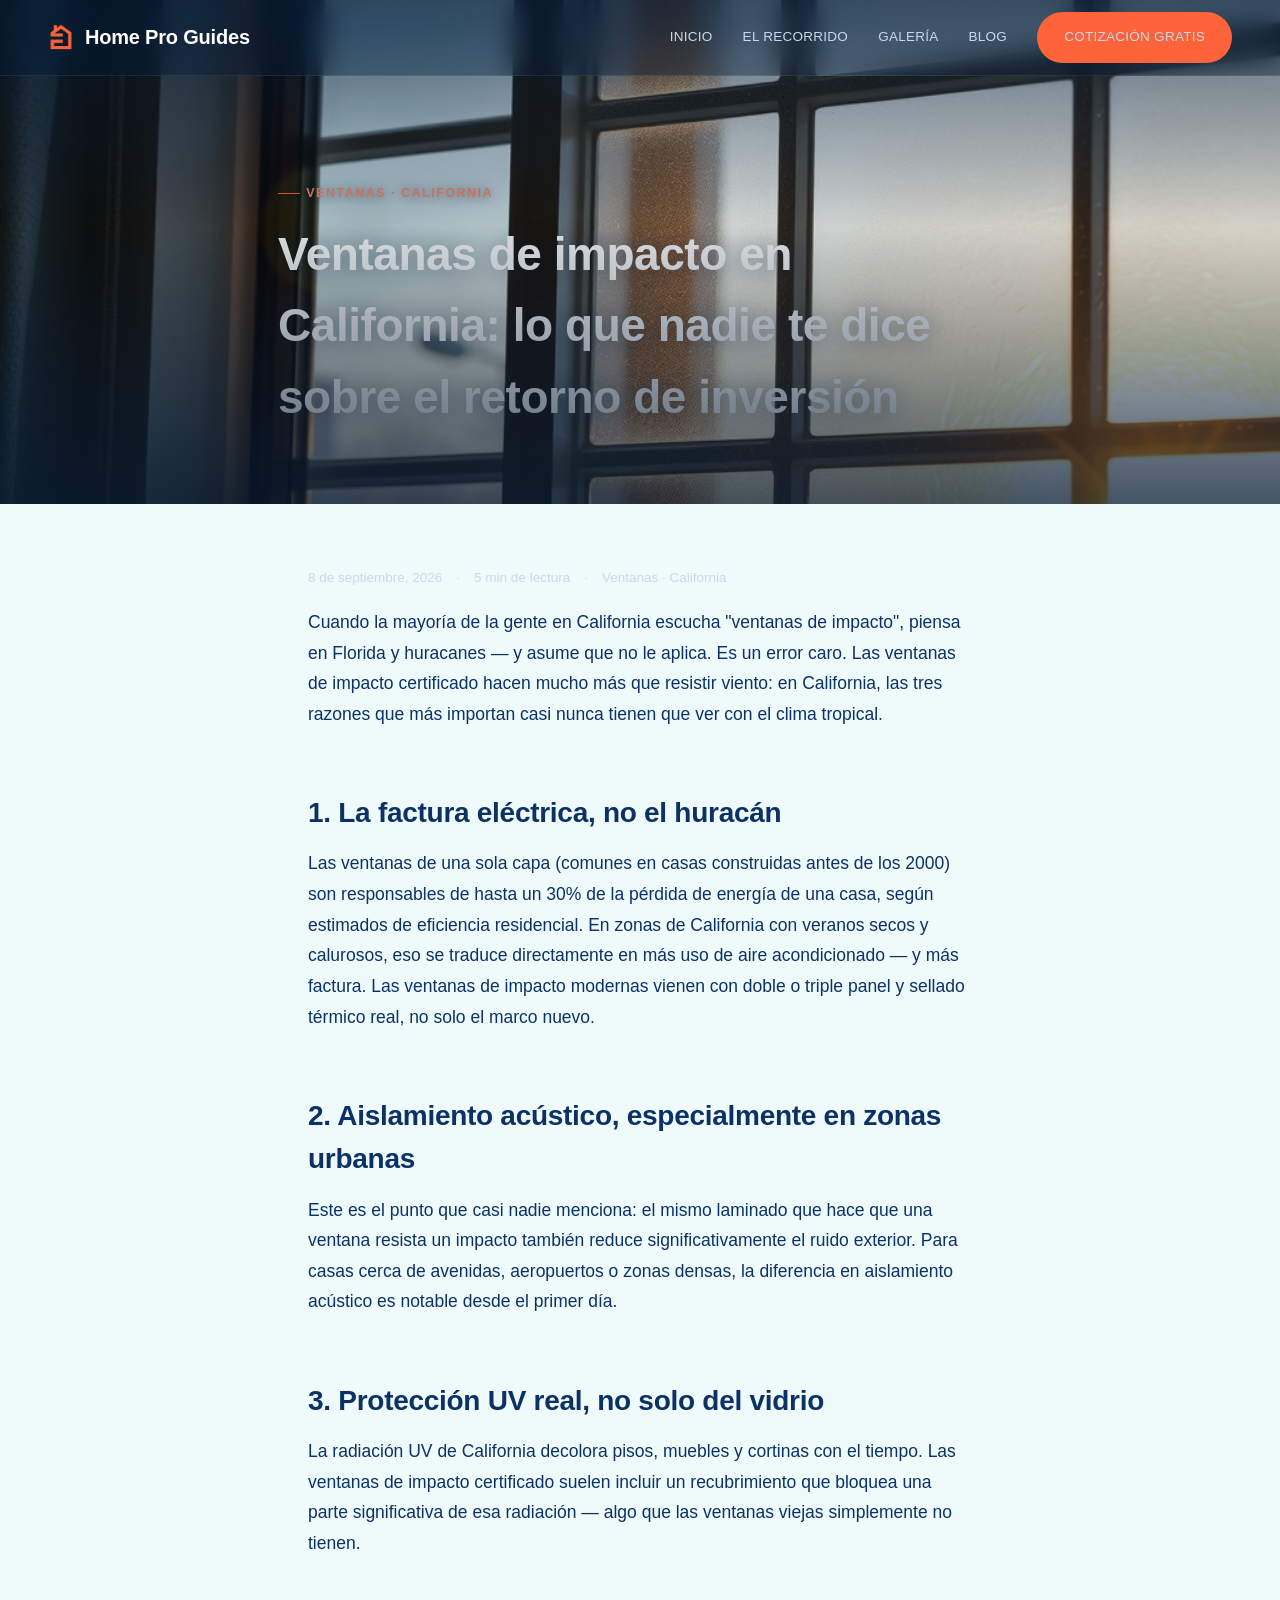
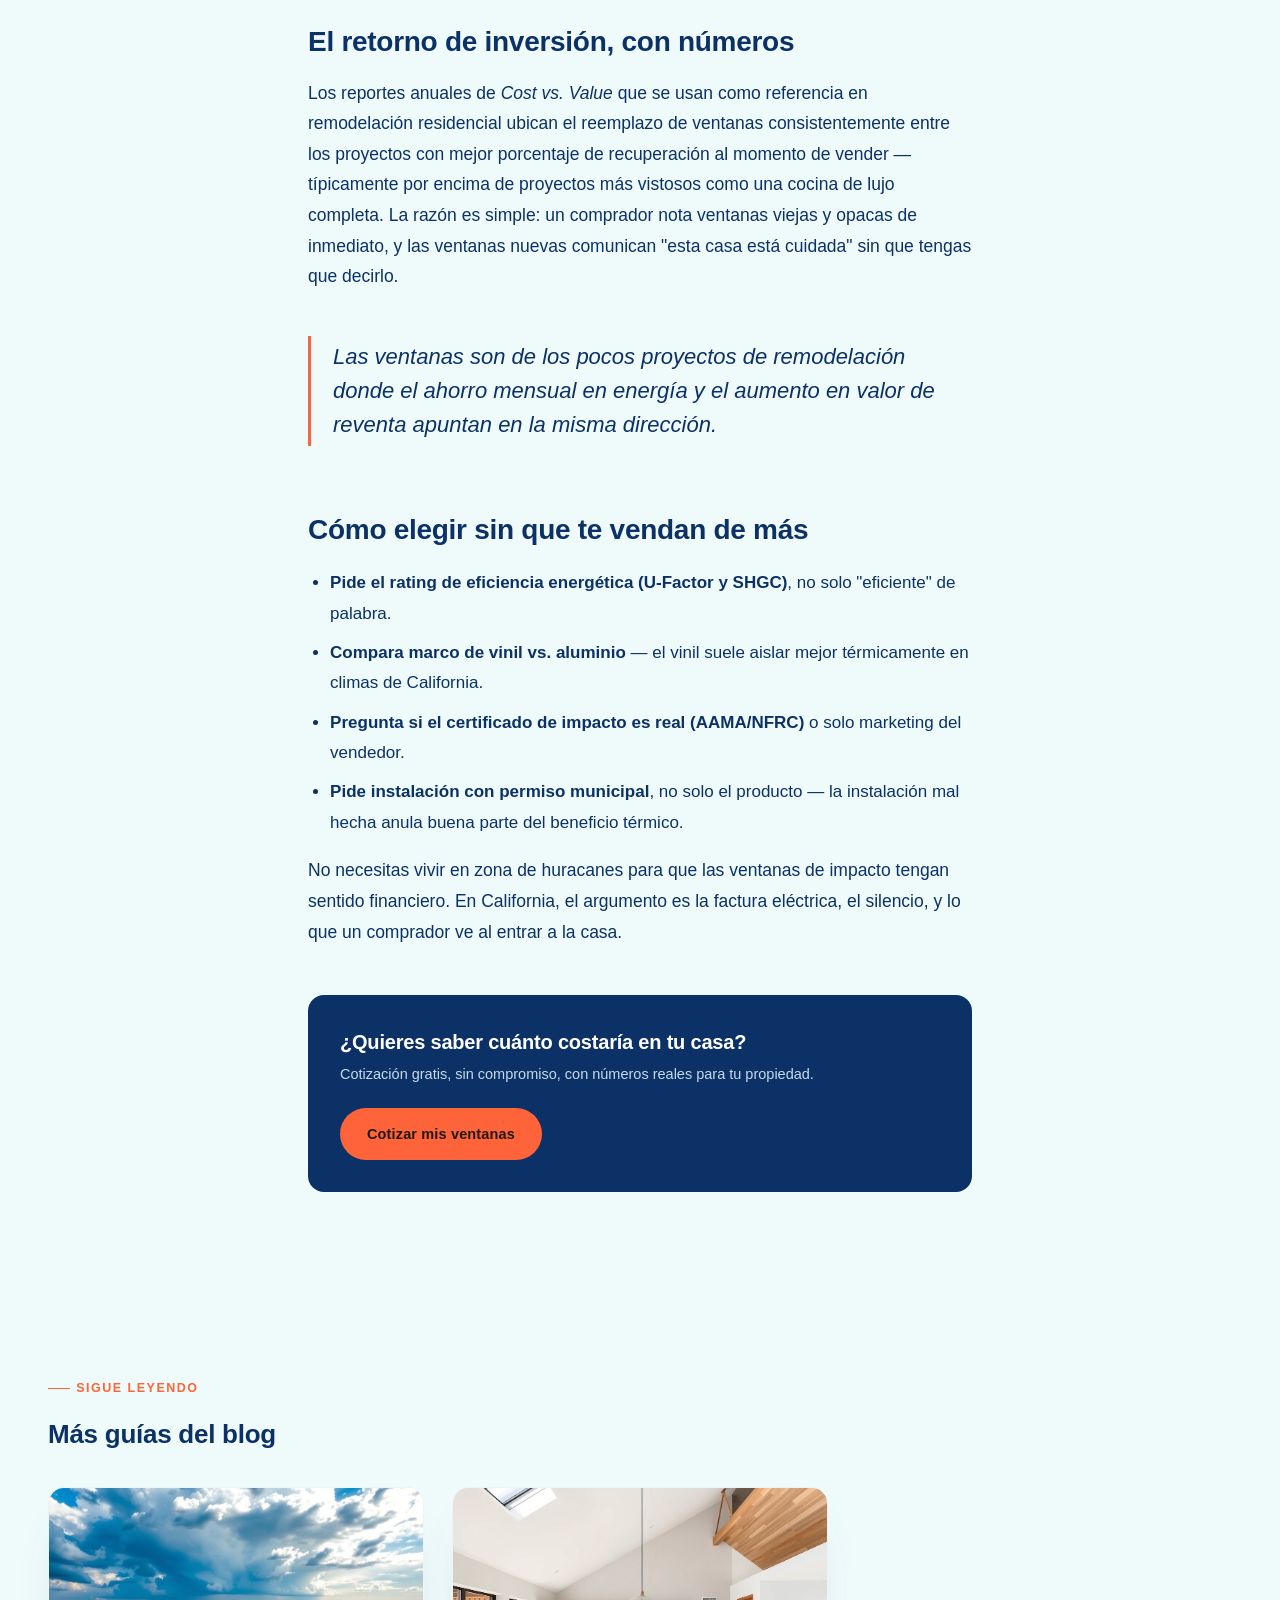
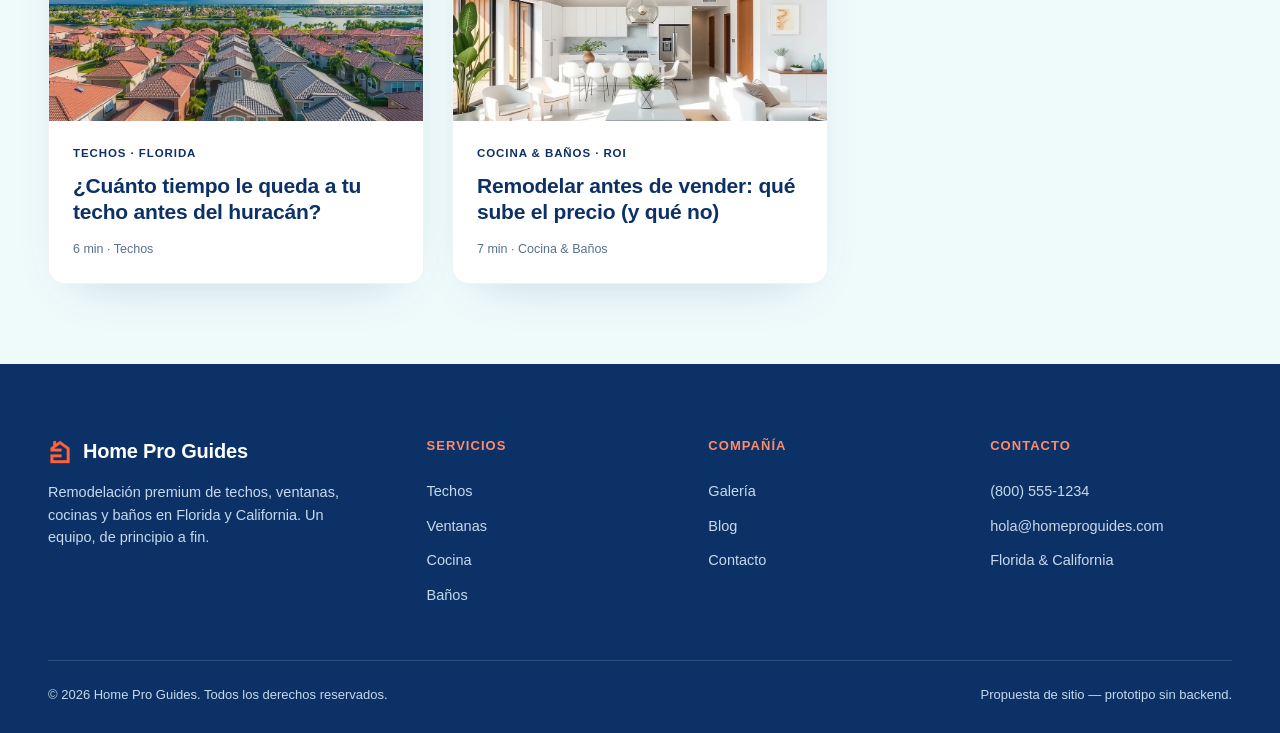
<file: blog/ventanas-impacto-california-retorno-inversion.html>
<!doctype html>
<html lang="es">
<head>
<meta charset="utf-8">
<meta name="viewport" content="width=device-width, initial-scale=1">
<link rel="icon" type="image/svg+xml" href="../assets/favicon.svg">
<link rel="icon" type="image/png" sizes="32x32" href="../assets/favicon-32.png">
<link rel="apple-touch-icon" href="../assets/apple-touch-icon.png">
<title>Ventanas de impacto en California: lo que nadie te dice sobre el retorno de inversión — Home Pro Guides</title>
<meta name="description" content="Las ventanas de impacto no son solo para huracanes. En California hay tres razones concretas por las que sí compensan la inversión — con datos reales de retorno.">
<link rel="preconnect" href="https://fonts.googleapis.com">
<link rel="preconnect" href="https://fonts.gstatic.com" crossorigin>
<link rel="stylesheet" href="../css/main.css?v=cb1788984608">
<link rel="stylesheet" href="../css/blog.css?v=cb1788984608">
</head>
<body>

<header class="site-header">
  <div class="container">
    <a href="../index.html" class="logo"><img src="../assets/images/logo-mark.png" alt="" class="logo-mark" width="26" height="26">Home Pro Guides</a>
    <nav class="main-nav">
      <a href="../index.html">Inicio</a>
      <a href="../index.html#recorrido">El recorrido</a>
      <a href="../index.html#galeria">Galería</a>
      <a href="./index.html">Blog</a>
      <a href="../contacto/index.html" class="btn btn-gold">Cotización gratis</a>
    </nav>
    <button class="nav-toggle" aria-label="Abrir menú" aria-expanded="false">
      <svg width="22" height="22" viewBox="0 0 24 24" fill="none" stroke="currentColor" stroke-width="2"><path d="M3 6h18M3 12h18M3 18h18"/></svg>
    </button>
  </div>
</header>

<main>
  <section class="article-hero">
    <img src="../assets/images/blog-windows-energy.jpg" alt="Ventana de eficiencia energética con luz natural">
    <div class="article-hero-content">
      <div class="container">
        <span class="eyebrow" style="color:var(--gold-soft);">Ventanas · California</span>
        <h1 style="color:var(--text); font-size:clamp(28px,4.2vw,46px); max-width:760px;">Ventanas de impacto en California: lo que nadie te dice sobre el retorno de inversión</h1>
      </div>
    </div>
  </section>

  <article class="article-body">
    <div class="article-meta">
      <span>8 de septiembre, 2026</span><span>·</span><span>5 min de lectura</span><span>·</span><span>Ventanas · California</span>
    </div>

    <p>Cuando la mayoría de la gente en California escucha "ventanas de impacto", piensa en Florida y huracanes — y asume que no le aplica. Es un error caro. Las ventanas de impacto certificado hacen mucho más que resistir viento: en California, las tres razones que más importan casi nunca tienen que ver con el clima tropical.</p>

    <h2>1. La factura eléctrica, no el huracán</h2>
    <p>Las ventanas de una sola capa (comunes en casas construidas antes de los 2000) son responsables de hasta un 30% de la pérdida de energía de una casa, según estimados de eficiencia residencial. En zonas de California con veranos secos y calurosos, eso se traduce directamente en más uso de aire acondicionado — y más factura. Las ventanas de impacto modernas vienen con doble o triple panel y sellado térmico real, no solo el marco nuevo.</p>

    <h2>2. Aislamiento acústico, especialmente en zonas urbanas</h2>
    <p>Este es el punto que casi nadie menciona: el mismo laminado que hace que una ventana resista un impacto también reduce significativamente el ruido exterior. Para casas cerca de avenidas, aeropuertos o zonas densas, la diferencia en aislamiento acústico es notable desde el primer día.</p>

    <h2>3. Protección UV real, no solo del vidrio</h2>
    <p>La radiación UV de California decolora pisos, muebles y cortinas con el tiempo. Las ventanas de impacto certificado suelen incluir un recubrimiento que bloquea una parte significativa de esa radiación — algo que las ventanas viejas simplemente no tienen.</p>

    <h2>El retorno de inversión, con números</h2>
    <p>Los reportes anuales de <em>Cost vs. Value</em> que se usan como referencia en remodelación residencial ubican el reemplazo de ventanas consistentemente entre los proyectos con mejor porcentaje de recuperación al momento de vender — típicamente por encima de proyectos más vistosos como una cocina de lujo completa. La razón es simple: un comprador nota ventanas viejas y opacas de inmediato, y las ventanas nuevas comunican "esta casa está cuidada" sin que tengas que decirlo.</p>

    <blockquote>Las ventanas son de los pocos proyectos de remodelación donde el ahorro mensual en energía y el aumento en valor de reventa apuntan en la misma dirección.</blockquote>

    <h2>Cómo elegir sin que te vendan de más</h2>
    <ul>
      <li><strong>Pide el rating de eficiencia energética (U-Factor y SHGC)</strong>, no solo "eficiente" de palabra.</li>
      <li><strong>Compara marco de vinil vs. aluminio</strong> — el vinil suele aislar mejor térmicamente en climas de California.</li>
      <li><strong>Pregunta si el certificado de impacto es real (AAMA/NFRC)</strong> o solo marketing del vendedor.</li>
      <li><strong>Pide instalación con permiso municipal</strong>, no solo el producto — la instalación mal hecha anula buena parte del beneficio térmico.</li>
    </ul>

    <p>No necesitas vivir en zona de huracanes para que las ventanas de impacto tengan sentido financiero. En California, el argumento es la factura eléctrica, el silencio, y lo que un comprador ve al entrar a la casa.</p>

    <div class="article-cta">
      <div>
        <h4>¿Quieres saber cuánto costaría en tu casa?</h4>
        <p>Cotización gratis, sin compromiso, con números reales para tu propiedad.</p>
      </div>
      <a href="../contacto/windows.html" class="btn btn-gold">Cotizar mis ventanas</a>
    </div>
  </article>

  <section class="related-posts">
    <div class="container">
      <div class="section-head" style="margin-bottom:32px;">
        <span class="eyebrow">Sigue leyendo</span>
        <h2 style="font-size:26px;">Más guías del blog</h2>
      </div>
      <div class="blog-grid" style="grid-template-columns: repeat(3,1fr);">
        <a href="./cuanto-tiempo-le-queda-a-tu-techo.html" class="blog-card reveal">
          <div class="blog-card-img"><img src="../assets/images/blog-roofing-hurricane.jpg" alt="Vista aérea de techos en Florida" loading="lazy"></div>
          <div class="blog-card-body">
            <span class="blog-card-tag">Techos · Florida</span>
            <h3>¿Cuánto tiempo le queda a tu techo antes del huracán?</h3>
            <span class="blog-card-meta">6 min · Techos</span>
          </div>
        </a>
        <a href="./remodelar-antes-de-vender-que-sube-el-precio.html" class="blog-card reveal">
          <div class="blog-card-img"><img src="../assets/images/blog-kitchen-roi.jpg" alt="Cocina remodelada de concepto abierto" loading="lazy"></div>
          <div class="blog-card-body">
            <span class="blog-card-tag">Cocina & Baños · ROI</span>
            <h3>Remodelar antes de vender: qué sube el precio (y qué no)</h3>
            <span class="blog-card-meta">7 min · Cocina & Baños</span>
          </div>
        </a>
      </div>
    </div>
  </section>
</main>

<footer class="site-footer">
  <div class="container">
    <div class="footer-grid">
      <div>
        <div class="logo" style="margin-bottom:14px;"><img src="../assets/images/logo-mark.png" alt="" class="logo-mark" width="24" height="24">Home Pro Guides</div>
        <p>Remodelación premium de techos, ventanas, cocinas y baños en Florida y California. Un equipo, de principio a fin.</p>
      </div>
      <div>
        <h4>Servicios</h4>
        <a href="../contacto/roofing.html">Techos</a>
        <a href="../contacto/windows.html">Ventanas</a>
        <a href="../contacto/kitchen.html">Cocina</a>
        <a href="../contacto/bathroom.html">Baños</a>
      </div>
      <div>
        <h4>Compañía</h4>
        <a href="../index.html#galeria">Galería</a>
        <a href="./index.html">Blog</a>
        <a href="../contacto/index.html">Contacto</a>
      </div>
      <div>
        <h4>Contacto</h4>
        <a href="tel:+18005551234">(800) 555-1234</a>
        <a href="mailto:hola@homeproguides.com">hola@homeproguides.com</a>
        <a href="#">Florida &amp; California</a>
      </div>
    </div>
    <div class="footer-bottom">
      <span>© 2026 Home Pro Guides. Todos los derechos reservados.</span>
      <span>Propuesta de sitio — prototipo sin backend.</span>
    </div>
  </div>
</footer>

<script src="../js/site.js?v=cb1788984608"></script>
</body>
</html>
</file>
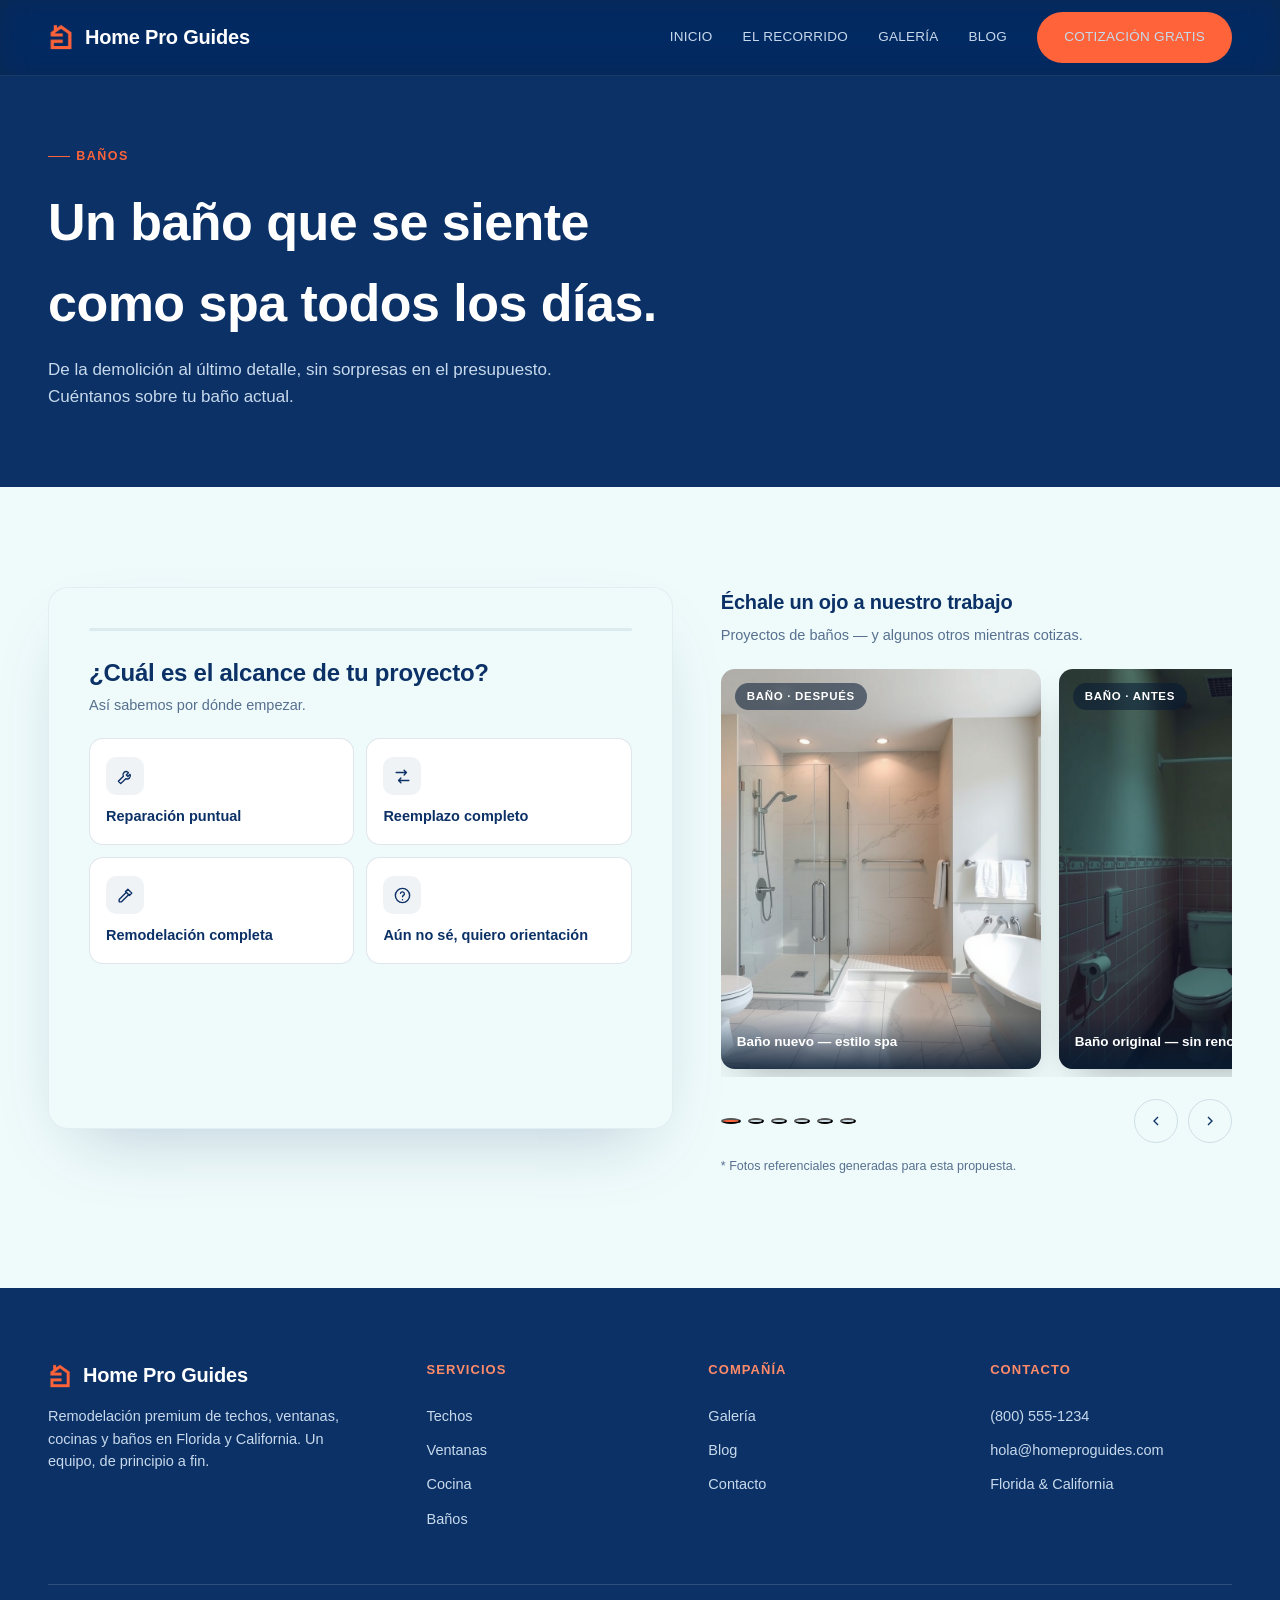
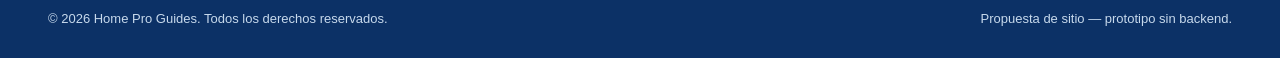
<file: contacto/bathroom.html>
<!doctype html>
<html lang="es">
<head>
<meta charset="utf-8">
<meta name="viewport" content="width=device-width, initial-scale=1">
<link rel="icon" type="image/svg+xml" href="../assets/favicon.svg">
<link rel="icon" type="image/png" sizes="32x32" href="../assets/favicon-32.png">
<link rel="apple-touch-icon" href="../assets/apple-touch-icon.png">
<title>Cotiza tu baño — Home Pro Guides</title>
<meta name="description" content="Cotización gratis de remodelación de baño en Florida y California. De la demolición al acabado final.">
<link rel="preconnect" href="https://fonts.googleapis.com">
<link rel="preconnect" href="https://fonts.gstatic.com" crossorigin>
<link rel="stylesheet" href="../css/main.css?v=cb1788984608">
<link rel="stylesheet" href="../css/wizard.css?v=cb1788984608">
</head>
<body>

<header class="site-header">
  <div class="container">
    <a href="../index.html" class="logo"><img src="../assets/images/logo-mark.png" alt="" class="logo-mark" width="26" height="26">Home Pro Guides</a>
    <nav class="main-nav">
      <a href="../index.html">Inicio</a>
      <a href="../index.html#recorrido">El recorrido</a>
      <a href="../index.html#galeria">Galería</a>
      <a href="../blog/index.html">Blog</a>
      <a href="./index.html" class="btn btn-gold is-active">Cotización gratis</a>
    </nav>
    <button class="nav-toggle" aria-label="Abrir menú" aria-expanded="false">
      <svg width="22" height="22" viewBox="0 0 24 24" fill="none" stroke="currentColor" stroke-width="2"><path d="M3 6h18M3 12h18M3 18h18"/></svg>
    </button>
  </div>
</header>

<main>
  <section class="section-dark" style="padding: calc(var(--header-h) + 64px) 0 60px;">
    <div class="container">
      <span class="eyebrow">Baños</span>
      <h1 style="font-size:clamp(32px,4.6vw,52px); max-width:680px; color:var(--text); margin-bottom:14px;">Un baño que se siente como spa todos los días.</h1>
      <p style="max-width:560px; color:var(--text-muted); font-size:17px;">De la demolición al último detalle, sin sorpresas en el presupuesto. Cuéntanos sobre tu baño actual.</p>
    </div>
  </section>

  <section class="section section-light">
    <div class="container">
      <div style="display:grid; grid-template-columns: 1.1fr 0.9fr; gap:48px; align-items:start;" id="contact-layout">

        <div class="reveal">
          <div class="form-card">
            <div class="wizard" data-component="wizard">
              <div class="wizard-progress"><div class="wizard-progress-bar"></div></div>
              <div class="wizard-body"></div>
              <script type="application/json" data-wizard-steps>{"steps": [{"id": "scope", "type": "single", "title": "¿Cuál es el alcance de tu proyecto?", "subtitle": "Así sabemos por dónde empezar.", "options": [{"value": "repair", "label": "Reparación puntual", "icon": "wrench"}, {"value": "replace", "label": "Reemplazo completo", "icon": "swap"}, {"value": "remodel", "label": "Remodelación completa", "icon": "hammer"}, {"value": "unsure", "label": "Aún no sé, quiero orientación", "icon": "help"}]}, {"id": "bathroom_count", "type": "single", "title": "¿Cuántos baños quieres remodelar?", "subtitle": null, "options": [{"value": "1", "label": "1 baño", "icon": "bath"}, {"value": "2", "label": "2 baños", "icon": "bath"}, {"value": "3plus", "label": "3 o más", "icon": "bath"}, {"value": "unsure", "label": "No estoy seguro", "icon": "help"}]}, {"id": "bathroom_type", "type": "single", "title": "¿Qué tipo de remodelación buscas?", "subtitle": null, "options": [{"value": "shower", "label": "Renovación de ducha o tina", "icon": "bath"}, {"value": "full", "label": "Remodelación completa", "icon": "hammer"}, {"value": "new", "label": "Baño nuevo (no existía)", "icon": "home"}, {"value": "unsure", "label": "No estoy seguro", "icon": "help"}]}, {"id": "timeline", "type": "single", "title": "¿Cuándo quieres empezar?", "subtitle": null, "options": [{"value": "asap", "label": "Lo antes posible", "icon": "zap"}, {"value": "1-3", "label": "En 1–3 meses", "icon": "calendar"}, {"value": "3-6", "label": "En 3–6 meses", "icon": "calendar"}, {"value": "quote-only", "label": "Solo estoy cotizando", "icon": "search"}]}, {"id": "budget", "type": "single", "title": "¿Cuál es tu presupuesto estimado?", "subtitle": "Nos ayuda a proponerte opciones realistas.", "options": [{"value": "lt10", "label": "Menos de $10,000", "icon": "dollar"}, {"value": "10-25", "label": "$10,000 – $25,000", "icon": "dollar"}, {"value": "25-50", "label": "$25,000 – $50,000", "icon": "dollar"}, {"value": "50plus", "label": "Más de $50,000", "icon": "dollar"}]}, {"id": "priorities", "type": "multi", "title": "¿Qué te importa más en este proyecto?", "subtitle": "Puedes elegir varias.", "options": [{"value": "price", "label": "Precio", "icon": "tag"}, {"value": "speed", "label": "Rapidez", "icon": "zap"}, {"value": "quality", "label": "Calidad de materiales", "icon": "star"}, {"value": "warranty", "label": "Garantía", "icon": "shieldCheck"}, {"value": "design", "label": "Diseño", "icon": "palette"}, {"value": "communication", "label": "Comunicación clara", "icon": "message"}]}, {"id": "contact1", "type": "text", "title": "¿Cómo te contactamos?", "subtitle": "Un asesor real revisa cada solicitud.", "fields": [{"name": "name", "label": "Nombre completo", "type": "text", "required": true, "placeholder": "Ej. María Rodríguez"}, {"name": "phone", "label": "Teléfono", "type": "tel", "required": true, "placeholder": "(305) 555-0134"}]}, {"id": "contact2", "type": "text", "title": "¿Dónde está la propiedad?", "subtitle": null, "fields": [{"name": "email", "label": "Correo electrónico", "type": "email", "required": true, "placeholder": "tucorreo@email.com"}, {"name": "zip", "label": "Código postal", "type": "text", "required": true, "placeholder": "33101"}, {"name": "address", "label": "Dirección (opcional)", "type": "text", "required": false, "placeholder": "Calle y número", "full": true}]}, {"id": "comments", "type": "textarea", "isLast": true, "title": "¿Algo más que debamos saber?", "subtitle": "Opcional — pero ayuda a cotizar mejor.", "fields": [{"name": "comments", "label": "Comentarios", "type": "textarea", "required": false, "full": true, "placeholder": "Cuéntanos cualquier detalle que nos ayude a cotizar mejor…"}]}]}</script>
            </div>
          </div>
        </div>

        <div class="reveal">
          <h3 style="font-size:20px; margin-bottom:6px;">Échale un ojo a nuestro trabajo</h3>
          <p style="color:var(--text-dark-muted); font-size:14.5px; margin-bottom:22px;">Proyectos de baños — y algunos otros mientras cotizas.</p>
          <div class="gallery" data-component="gallery" data-autoplay="4600">
            <div class="gallery-track" tabindex="0" aria-label="Galería de trabajos terminados">
              <div class="gallery-card"><span class="gallery-tag">Baño · Después</span><img src="../assets/images/gallery-bathroom-after.jpg" alt="Baño remodelado" loading="lazy"><span class="gallery-caption">Baño nuevo — estilo spa</span></div>
              <div class="gallery-card"><span class="gallery-tag">Baño · Antes</span><img src="../assets/images/gallery-bathroom-before.jpg" alt="Baño antiguo" loading="lazy"><span class="gallery-caption">Baño original — sin renovar desde los 80</span></div>
              <div class="gallery-card"><span class="gallery-tag">Ventanas · Después</span><img src="../assets/images/gallery-windows-after.jpg" alt="Ventanas nuevas instaladas" loading="lazy"><span class="gallery-caption">Ventanas nuevas — impacto certificado</span></div>
              <div class="gallery-card"><span class="gallery-tag">Cocina · Después</span><img src="../assets/images/gallery-kitchen-after.jpg" alt="Cocina remodelada" loading="lazy"><span class="gallery-caption">Cocina nueva — isla de cuarzo</span></div>
              <div class="gallery-card"><span class="gallery-tag">Techos · Después</span><img src="../assets/images/gallery-roof-after.jpg" alt="Techo nuevo instalado" loading="lazy"><span class="gallery-caption">Techo nuevo — instalación certificada</span></div>
              <div class="gallery-card"><span class="gallery-tag">Cocina · Antes</span><img src="../assets/images/gallery-kitchen-before.jpg" alt="Cocina antigua" loading="lazy"><span class="gallery-caption">Cocina original — años 90</span></div>
            </div>
            <div class="gallery-controls">
              <div class="gallery-dots"></div>
              <div class="gallery-arrows">
                <button type="button" class="gallery-arrow" data-gallery-prev aria-label="Foto anterior"><svg width="16" height="16" viewBox="0 0 24 24" fill="none" stroke="currentColor" stroke-width="2"><path d="M15 18l-6-6 6-6"/></svg></button>
                <button type="button" class="gallery-arrow" data-gallery-next aria-label="Foto siguiente"><svg width="16" height="16" viewBox="0 0 24 24" fill="none" stroke="currentColor" stroke-width="2"><path d="M9 18l6-6-6-6"/></svg></button>
              </div>
            </div>
          </div>
          <p class="gallery-note">* Fotos referenciales generadas para esta propuesta.</p>
        </div>

      </div>
    </div>
  </section>
</main>

<footer class="site-footer">
  <div class="container">
    <div class="footer-grid">
      <div>
        <div class="logo" style="margin-bottom:14px;"><img src="../assets/images/logo-mark.png" alt="" class="logo-mark" width="24" height="24">Home Pro Guides</div>
        <p>Remodelación premium de techos, ventanas, cocinas y baños en Florida y California. Un equipo, de principio a fin.</p>
      </div>
      <div>
        <h4>Servicios</h4>
        <a href="./roofing.html">Techos</a>
        <a href="./windows.html">Ventanas</a>
        <a href="./kitchen.html">Cocina</a>
        <a href="./bathroom.html">Baños</a>
      </div>
      <div>
        <h4>Compañía</h4>
        <a href="../index.html#galeria">Galería</a>
        <a href="../blog/index.html">Blog</a>
        <a href="./index.html">Contacto</a>
      </div>
      <div>
        <h4>Contacto</h4>
        <a href="tel:+18005551234">(800) 555-1234</a>
        <a href="mailto:hola@homeproguides.com">hola@homeproguides.com</a>
        <a href="#">Florida &amp; California</a>
      </div>
    </div>
    <div class="footer-bottom">
      <span>© 2026 Home Pro Guides. Todos los derechos reservados.</span>
      <span>Propuesta de sitio — prototipo sin backend.</span>
    </div>
  </div>
</footer>

<style>
/* min-width:0 matters here: this grid column holds a horizontally-scrolling
   gallery track — without it, grid items default to min-width:auto (their
   content's max-content size), which blows the column out past the
   viewport instead of letting overflow-x:auto clip/scroll it. Same fix as
   the general contact page, see css/main.css .gallery rule. */
#contact-layout > *{ min-width: 0; }
@media (max-width: 900px){ #contact-layout{ grid-template-columns: 1fr !important; } }
</style>

<script src="../js/site.js?v=cb1788984608"></script>
<script src="../js/gallery.js?v=cb1788984608"></script>
<script src="../js/wizard.js?v=cb1788984608"></script>
</body>
</html>
</file>
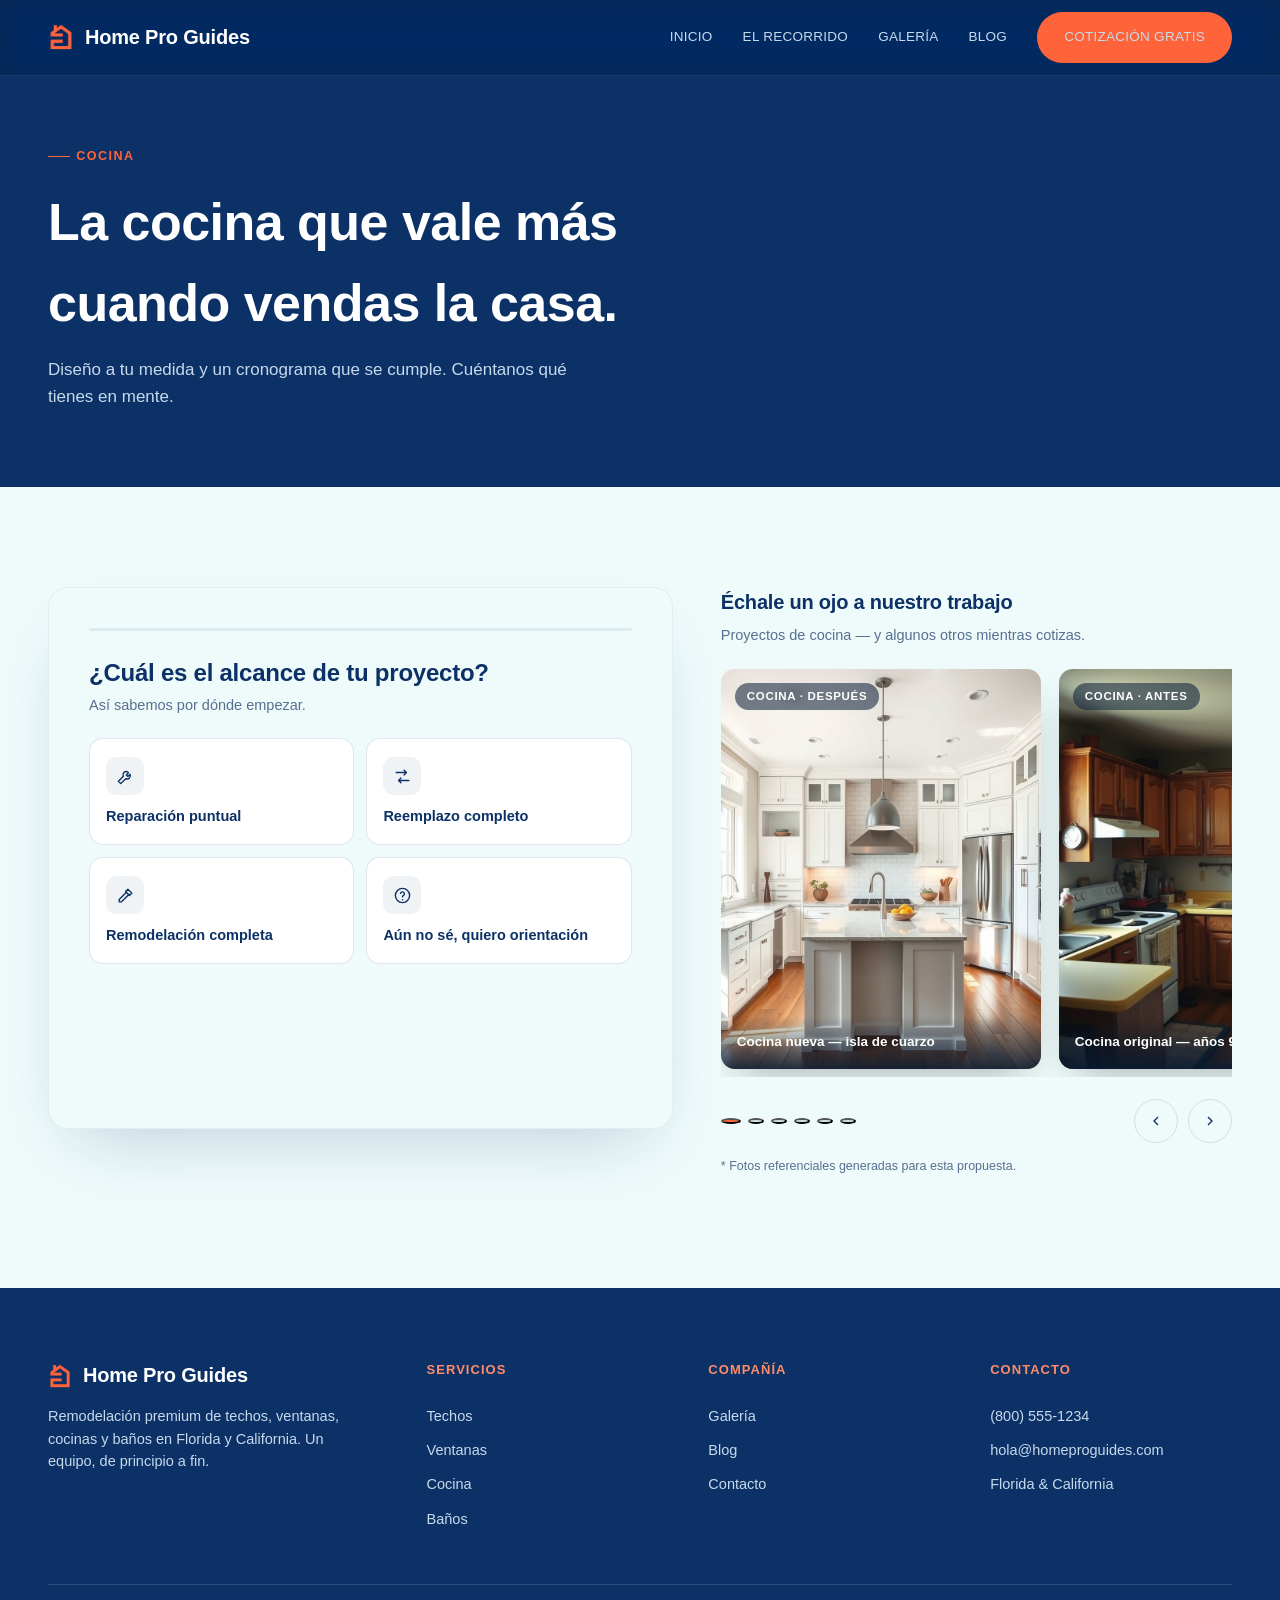
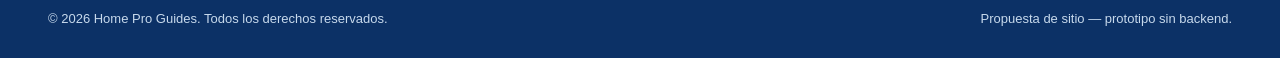
<file: contacto/kitchen.html>
<!doctype html>
<html lang="es">
<head>
<meta charset="utf-8">
<meta name="viewport" content="width=device-width, initial-scale=1">
<link rel="icon" type="image/svg+xml" href="../assets/favicon.svg">
<link rel="icon" type="image/png" sizes="32x32" href="../assets/favicon-32.png">
<link rel="apple-touch-icon" href="../assets/apple-touch-icon.png">
<title>Diseña tu cocina — Home Pro Guides</title>
<meta name="description" content="Cotización gratis de remodelación de cocina en Florida y California. Diseño, materiales premium y cronograma real.">
<link rel="preconnect" href="https://fonts.googleapis.com">
<link rel="preconnect" href="https://fonts.gstatic.com" crossorigin>
<link rel="stylesheet" href="../css/main.css?v=cb1788984608">
<link rel="stylesheet" href="../css/wizard.css?v=cb1788984608">
</head>
<body>

<header class="site-header">
  <div class="container">
    <a href="../index.html" class="logo"><img src="../assets/images/logo-mark.png" alt="" class="logo-mark" width="26" height="26">Home Pro Guides</a>
    <nav class="main-nav">
      <a href="../index.html">Inicio</a>
      <a href="../index.html#recorrido">El recorrido</a>
      <a href="../index.html#galeria">Galería</a>
      <a href="../blog/index.html">Blog</a>
      <a href="./index.html" class="btn btn-gold is-active">Cotización gratis</a>
    </nav>
    <button class="nav-toggle" aria-label="Abrir menú" aria-expanded="false">
      <svg width="22" height="22" viewBox="0 0 24 24" fill="none" stroke="currentColor" stroke-width="2"><path d="M3 6h18M3 12h18M3 18h18"/></svg>
    </button>
  </div>
</header>

<main>
  <section class="section-dark" style="padding: calc(var(--header-h) + 64px) 0 60px;">
    <div class="container">
      <span class="eyebrow">Cocina</span>
      <h1 style="font-size:clamp(32px,4.6vw,52px); max-width:680px; color:var(--text); margin-bottom:14px;">La cocina que vale más cuando vendas la casa.</h1>
      <p style="max-width:560px; color:var(--text-muted); font-size:17px;">Diseño a tu medida y un cronograma que se cumple. Cuéntanos qué tienes en mente.</p>
    </div>
  </section>

  <section class="section section-light">
    <div class="container">
      <div style="display:grid; grid-template-columns: 1.1fr 0.9fr; gap:48px; align-items:start;" id="contact-layout">

        <div class="reveal">
          <div class="form-card">
            <div class="wizard" data-component="wizard">
              <div class="wizard-progress"><div class="wizard-progress-bar"></div></div>
              <div class="wizard-body"></div>
              <script type="application/json" data-wizard-steps>{"steps": [{"id": "scope", "type": "single", "title": "¿Cuál es el alcance de tu proyecto?", "subtitle": "Así sabemos por dónde empezar.", "options": [{"value": "repair", "label": "Reparación puntual", "icon": "wrench"}, {"value": "replace", "label": "Reemplazo completo", "icon": "swap"}, {"value": "remodel", "label": "Remodelación completa", "icon": "hammer"}, {"value": "unsure", "label": "Aún no sé, quiero orientación", "icon": "help"}]}, {"id": "kitchen_type", "type": "single", "title": "¿Qué tipo de remodelación buscas?", "subtitle": null, "options": [{"value": "cosmetic", "label": "Cambio de acabados", "icon": "palette"}, {"value": "partial", "label": "Remodelación parcial", "icon": "layers"}, {"value": "full", "label": "Remodelación completa", "icon": "hammer"}, {"value": "expand", "label": "Ampliación / cambio de layout", "icon": "move"}]}, {"id": "kitchen_layout", "type": "single", "title": "¿Necesitas cambiar el layout?", "subtitle": null, "options": [{"value": "yes", "label": "Sí, quiero mover cosas de lugar", "icon": "move"}, {"value": "no", "label": "No, mismo layout con mejores acabados", "icon": "layers"}, {"value": "unsure", "label": "No estoy seguro, quiero orientación", "icon": "help"}, {"value": "later", "label": "Aún no lo he pensado", "icon": "search"}]}, {"id": "timeline", "type": "single", "title": "¿Cuándo quieres empezar?", "subtitle": null, "options": [{"value": "asap", "label": "Lo antes posible", "icon": "zap"}, {"value": "1-3", "label": "En 1–3 meses", "icon": "calendar"}, {"value": "3-6", "label": "En 3–6 meses", "icon": "calendar"}, {"value": "quote-only", "label": "Solo estoy cotizando", "icon": "search"}]}, {"id": "budget", "type": "single", "title": "¿Cuál es tu presupuesto estimado?", "subtitle": "Nos ayuda a proponerte opciones realistas.", "options": [{"value": "lt10", "label": "Menos de $10,000", "icon": "dollar"}, {"value": "10-25", "label": "$10,000 – $25,000", "icon": "dollar"}, {"value": "25-50", "label": "$25,000 – $50,000", "icon": "dollar"}, {"value": "50plus", "label": "Más de $50,000", "icon": "dollar"}]}, {"id": "priorities", "type": "multi", "title": "¿Qué te importa más en este proyecto?", "subtitle": "Puedes elegir varias.", "options": [{"value": "price", "label": "Precio", "icon": "tag"}, {"value": "speed", "label": "Rapidez", "icon": "zap"}, {"value": "quality", "label": "Calidad de materiales", "icon": "star"}, {"value": "warranty", "label": "Garantía", "icon": "shieldCheck"}, {"value": "design", "label": "Diseño", "icon": "palette"}, {"value": "communication", "label": "Comunicación clara", "icon": "message"}]}, {"id": "contact1", "type": "text", "title": "¿Cómo te contactamos?", "subtitle": "Un asesor real revisa cada solicitud.", "fields": [{"name": "name", "label": "Nombre completo", "type": "text", "required": true, "placeholder": "Ej. María Rodríguez"}, {"name": "phone", "label": "Teléfono", "type": "tel", "required": true, "placeholder": "(305) 555-0134"}]}, {"id": "contact2", "type": "text", "title": "¿Dónde está la propiedad?", "subtitle": null, "fields": [{"name": "email", "label": "Correo electrónico", "type": "email", "required": true, "placeholder": "tucorreo@email.com"}, {"name": "zip", "label": "Código postal", "type": "text", "required": true, "placeholder": "33101"}, {"name": "address", "label": "Dirección (opcional)", "type": "text", "required": false, "placeholder": "Calle y número", "full": true}]}, {"id": "comments", "type": "textarea", "isLast": true, "title": "¿Algo más que debamos saber?", "subtitle": "Opcional — pero ayuda a cotizar mejor.", "fields": [{"name": "comments", "label": "Comentarios", "type": "textarea", "required": false, "full": true, "placeholder": "Cuéntanos cualquier detalle que nos ayude a cotizar mejor…"}]}]}</script>
            </div>
          </div>
        </div>

        <div class="reveal">
          <h3 style="font-size:20px; margin-bottom:6px;">Échale un ojo a nuestro trabajo</h3>
          <p style="color:var(--text-dark-muted); font-size:14.5px; margin-bottom:22px;">Proyectos de cocina — y algunos otros mientras cotizas.</p>
          <div class="gallery" data-component="gallery" data-autoplay="4600">
            <div class="gallery-track" tabindex="0" aria-label="Galería de trabajos terminados">
              <div class="gallery-card"><span class="gallery-tag">Cocina · Después</span><img src="../assets/images/gallery-kitchen-after.jpg" alt="Cocina remodelada" loading="lazy"><span class="gallery-caption">Cocina nueva — isla de cuarzo</span></div>
              <div class="gallery-card"><span class="gallery-tag">Cocina · Antes</span><img src="../assets/images/gallery-kitchen-before.jpg" alt="Cocina antigua" loading="lazy"><span class="gallery-caption">Cocina original — años 90</span></div>
              <div class="gallery-card"><span class="gallery-tag">Baño · Después</span><img src="../assets/images/gallery-bathroom-after.jpg" alt="Baño remodelado" loading="lazy"><span class="gallery-caption">Baño nuevo — estilo spa</span></div>
              <div class="gallery-card"><span class="gallery-tag">Techos · Después</span><img src="../assets/images/gallery-roof-after.jpg" alt="Techo nuevo instalado" loading="lazy"><span class="gallery-caption">Techo nuevo — instalación certificada</span></div>
              <div class="gallery-card"><span class="gallery-tag">Ventanas · Después</span><img src="../assets/images/gallery-windows-after.jpg" alt="Ventanas nuevas instaladas" loading="lazy"><span class="gallery-caption">Ventanas nuevas — impacto certificado</span></div>
              <div class="gallery-card"><span class="gallery-tag">Baño · Antes</span><img src="../assets/images/gallery-bathroom-before.jpg" alt="Baño antiguo" loading="lazy"><span class="gallery-caption">Baño original — sin renovar desde los 80</span></div>
            </div>
            <div class="gallery-controls">
              <div class="gallery-dots"></div>
              <div class="gallery-arrows">
                <button type="button" class="gallery-arrow" data-gallery-prev aria-label="Foto anterior"><svg width="16" height="16" viewBox="0 0 24 24" fill="none" stroke="currentColor" stroke-width="2"><path d="M15 18l-6-6 6-6"/></svg></button>
                <button type="button" class="gallery-arrow" data-gallery-next aria-label="Foto siguiente"><svg width="16" height="16" viewBox="0 0 24 24" fill="none" stroke="currentColor" stroke-width="2"><path d="M9 18l6-6-6-6"/></svg></button>
              </div>
            </div>
          </div>
          <p class="gallery-note">* Fotos referenciales generadas para esta propuesta.</p>
        </div>

      </div>
    </div>
  </section>
</main>

<footer class="site-footer">
  <div class="container">
    <div class="footer-grid">
      <div>
        <div class="logo" style="margin-bottom:14px;"><img src="../assets/images/logo-mark.png" alt="" class="logo-mark" width="24" height="24">Home Pro Guides</div>
        <p>Remodelación premium de techos, ventanas, cocinas y baños en Florida y California. Un equipo, de principio a fin.</p>
      </div>
      <div>
        <h4>Servicios</h4>
        <a href="./roofing.html">Techos</a>
        <a href="./windows.html">Ventanas</a>
        <a href="./kitchen.html">Cocina</a>
        <a href="./bathroom.html">Baños</a>
      </div>
      <div>
        <h4>Compañía</h4>
        <a href="../index.html#galeria">Galería</a>
        <a href="../blog/index.html">Blog</a>
        <a href="./index.html">Contacto</a>
      </div>
      <div>
        <h4>Contacto</h4>
        <a href="tel:+18005551234">(800) 555-1234</a>
        <a href="mailto:hola@homeproguides.com">hola@homeproguides.com</a>
        <a href="#">Florida &amp; California</a>
      </div>
    </div>
    <div class="footer-bottom">
      <span>© 2026 Home Pro Guides. Todos los derechos reservados.</span>
      <span>Propuesta de sitio — prototipo sin backend.</span>
    </div>
  </div>
</footer>

<style>
/* min-width:0 matters here: this grid column holds a horizontally-scrolling
   gallery track — without it, grid items default to min-width:auto (their
   content's max-content size), which blows the column out past the
   viewport instead of letting overflow-x:auto clip/scroll it. Same fix as
   the general contact page, see css/main.css .gallery rule. */
#contact-layout > *{ min-width: 0; }
@media (max-width: 900px){ #contact-layout{ grid-template-columns: 1fr !important; } }
</style>

<script src="../js/site.js?v=cb1788984608"></script>
<script src="../js/gallery.js?v=cb1788984608"></script>
<script src="../js/wizard.js?v=cb1788984608"></script>
</body>
</html>
</file>
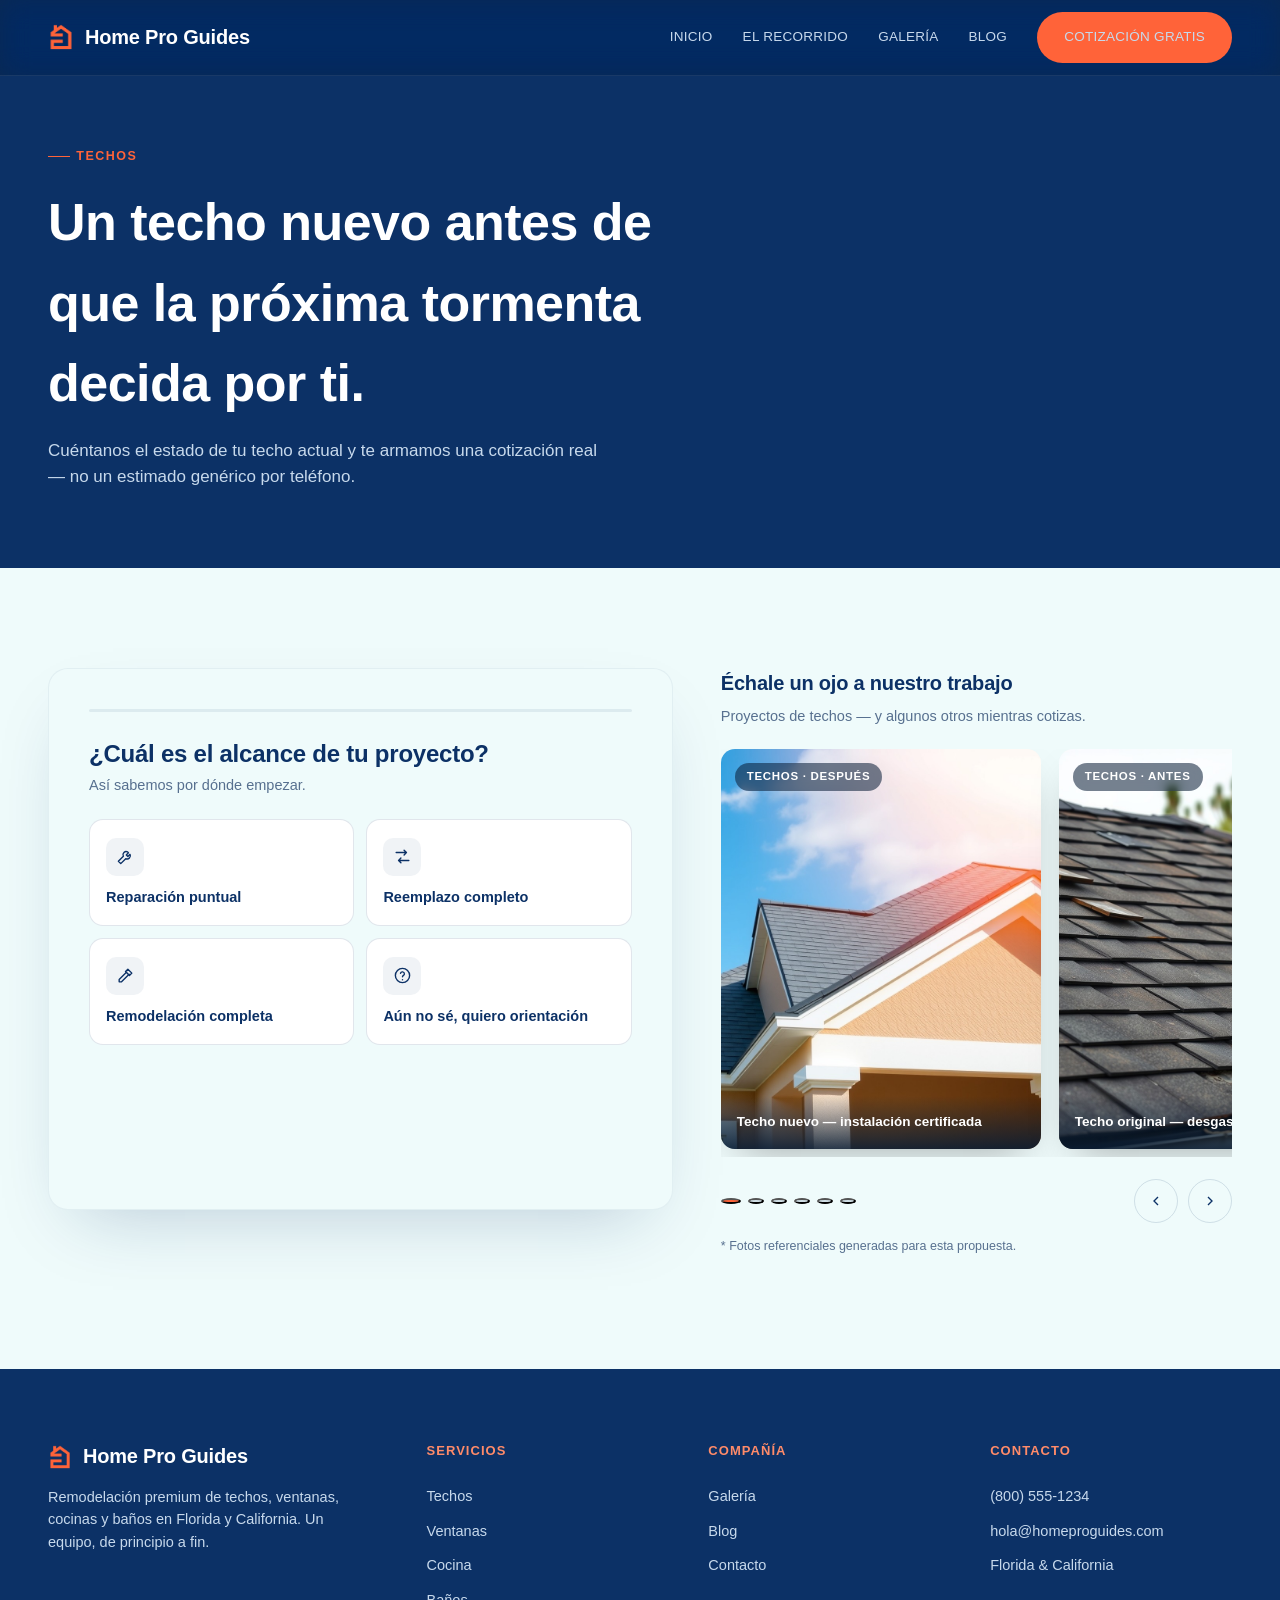
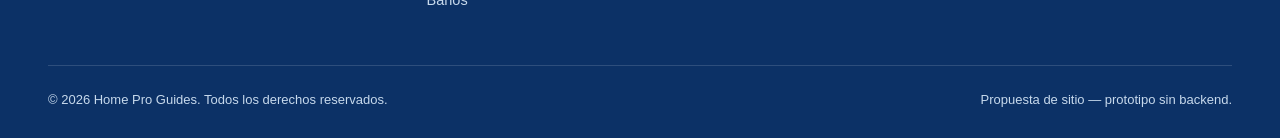
<file: contacto/roofing.html>
<!doctype html>
<html lang="es">
<head>
<meta charset="utf-8">
<meta name="viewport" content="width=device-width, initial-scale=1">
<link rel="icon" type="image/svg+xml" href="../assets/favicon.svg">
<link rel="icon" type="image/png" sizes="32x32" href="../assets/favicon-32.png">
<link rel="apple-touch-icon" href="../assets/apple-touch-icon.png">
<title>Cotiza tu techo — Home Pro Guides</title>
<meta name="description" content="Cotización gratis para reemplazo o reparación de techo en Florida y California. Materiales de grado comercial y garantía real.">
<link rel="preconnect" href="https://fonts.googleapis.com">
<link rel="preconnect" href="https://fonts.gstatic.com" crossorigin>
<link rel="stylesheet" href="../css/main.css?v=cb1788984608">
<link rel="stylesheet" href="../css/wizard.css?v=cb1788984608">
</head>
<body>

<header class="site-header">
  <div class="container">
    <a href="../index.html" class="logo"><img src="../assets/images/logo-mark.png" alt="" class="logo-mark" width="26" height="26">Home Pro Guides</a>
    <nav class="main-nav">
      <a href="../index.html">Inicio</a>
      <a href="../index.html#recorrido">El recorrido</a>
      <a href="../index.html#galeria">Galería</a>
      <a href="../blog/index.html">Blog</a>
      <a href="./index.html" class="btn btn-gold is-active">Cotización gratis</a>
    </nav>
    <button class="nav-toggle" aria-label="Abrir menú" aria-expanded="false">
      <svg width="22" height="22" viewBox="0 0 24 24" fill="none" stroke="currentColor" stroke-width="2"><path d="M3 6h18M3 12h18M3 18h18"/></svg>
    </button>
  </div>
</header>

<main>
  <section class="section-dark" style="padding: calc(var(--header-h) + 64px) 0 60px;">
    <div class="container">
      <span class="eyebrow">Techos</span>
      <h1 style="font-size:clamp(32px,4.6vw,52px); max-width:680px; color:var(--text); margin-bottom:14px;">Un techo nuevo antes de que la próxima tormenta decida por ti.</h1>
      <p style="max-width:560px; color:var(--text-muted); font-size:17px;">Cuéntanos el estado de tu techo actual y te armamos una cotización real — no un estimado genérico por teléfono.</p>
    </div>
  </section>

  <section class="section section-light">
    <div class="container">
      <div style="display:grid; grid-template-columns: 1.1fr 0.9fr; gap:48px; align-items:start;" id="contact-layout">

        <div class="reveal">
          <div class="form-card">
            <div class="wizard" data-component="wizard">
              <div class="wizard-progress"><div class="wizard-progress-bar"></div></div>
              <div class="wizard-body"></div>
              <script type="application/json" data-wizard-steps>{"steps": [{"id": "scope", "type": "single", "title": "¿Cuál es el alcance de tu proyecto?", "subtitle": "Así sabemos por dónde empezar.", "options": [{"value": "repair", "label": "Reparación puntual", "icon": "wrench"}, {"value": "replace", "label": "Reemplazo completo", "icon": "swap"}, {"value": "remodel", "label": "Remodelación completa", "icon": "hammer"}, {"value": "unsure", "label": "Aún no sé, quiero orientación", "icon": "help"}]}, {"id": "roof_material", "type": "single", "title": "¿Cuál es el material actual de tu techo?", "subtitle": null, "options": [{"value": "asphalt", "label": "Tejas de asfalto", "icon": "roof"}, {"value": "tile", "label": "Tejas de barro o concreto", "icon": "roof"}, {"value": "flat", "label": "Techo plano o membrana", "icon": "layers"}, {"value": "unsure", "label": "No estoy seguro", "icon": "help"}]}, {"id": "storm_damage", "type": "single", "title": "¿Tuviste daños recientes por clima?", "subtitle": null, "options": [{"value": "yes", "label": "Sí, hay goteras o tejas sueltas", "icon": "cloudRain"}, {"value": "maybe", "label": "No estoy seguro, quiero inspección", "icon": "search"}, {"value": "no", "label": "No, es mantenimiento preventivo", "icon": "shieldCheck"}, {"value": "notsure", "label": "Prefiero que lo evalúen ustedes", "icon": "help"}]}, {"id": "timeline", "type": "single", "title": "¿Cuándo quieres empezar?", "subtitle": null, "options": [{"value": "asap", "label": "Lo antes posible", "icon": "zap"}, {"value": "1-3", "label": "En 1–3 meses", "icon": "calendar"}, {"value": "3-6", "label": "En 3–6 meses", "icon": "calendar"}, {"value": "quote-only", "label": "Solo estoy cotizando", "icon": "search"}]}, {"id": "budget", "type": "single", "title": "¿Cuál es tu presupuesto estimado?", "subtitle": "Nos ayuda a proponerte opciones realistas.", "options": [{"value": "lt10", "label": "Menos de $10,000", "icon": "dollar"}, {"value": "10-25", "label": "$10,000 – $25,000", "icon": "dollar"}, {"value": "25-50", "label": "$25,000 – $50,000", "icon": "dollar"}, {"value": "50plus", "label": "Más de $50,000", "icon": "dollar"}]}, {"id": "priorities", "type": "multi", "title": "¿Qué te importa más en este proyecto?", "subtitle": "Puedes elegir varias.", "options": [{"value": "price", "label": "Precio", "icon": "tag"}, {"value": "speed", "label": "Rapidez", "icon": "zap"}, {"value": "quality", "label": "Calidad de materiales", "icon": "star"}, {"value": "warranty", "label": "Garantía", "icon": "shieldCheck"}, {"value": "design", "label": "Diseño", "icon": "palette"}, {"value": "communication", "label": "Comunicación clara", "icon": "message"}]}, {"id": "contact1", "type": "text", "title": "¿Cómo te contactamos?", "subtitle": "Un asesor real revisa cada solicitud.", "fields": [{"name": "name", "label": "Nombre completo", "type": "text", "required": true, "placeholder": "Ej. María Rodríguez"}, {"name": "phone", "label": "Teléfono", "type": "tel", "required": true, "placeholder": "(305) 555-0134"}]}, {"id": "contact2", "type": "text", "title": "¿Dónde está la propiedad?", "subtitle": null, "fields": [{"name": "email", "label": "Correo electrónico", "type": "email", "required": true, "placeholder": "tucorreo@email.com"}, {"name": "zip", "label": "Código postal", "type": "text", "required": true, "placeholder": "33101"}, {"name": "address", "label": "Dirección (opcional)", "type": "text", "required": false, "placeholder": "Calle y número", "full": true}]}, {"id": "comments", "type": "textarea", "isLast": true, "title": "¿Algo más que debamos saber?", "subtitle": "Opcional — pero ayuda a cotizar mejor.", "fields": [{"name": "comments", "label": "Comentarios", "type": "textarea", "required": false, "full": true, "placeholder": "Cuéntanos cualquier detalle que nos ayude a cotizar mejor…"}]}]}</script>
            </div>
          </div>
        </div>

        <div class="reveal">
          <h3 style="font-size:20px; margin-bottom:6px;">Échale un ojo a nuestro trabajo</h3>
          <p style="color:var(--text-dark-muted); font-size:14.5px; margin-bottom:22px;">Proyectos de techos — y algunos otros mientras cotizas.</p>
          <div class="gallery" data-component="gallery" data-autoplay="4600">
            <div class="gallery-track" tabindex="0" aria-label="Galería de trabajos terminados">
              <div class="gallery-card"><span class="gallery-tag">Techos · Después</span><img src="../assets/images/gallery-roof-after.jpg" alt="Techo nuevo instalado" loading="lazy"><span class="gallery-caption">Techo nuevo — instalación certificada</span></div>
              <div class="gallery-card"><span class="gallery-tag">Techos · Antes</span><img src="../assets/images/gallery-roof-before.jpg" alt="Techo antes de la remodelación" loading="lazy"><span class="gallery-caption">Techo original — desgaste por sol y lluvia</span></div>
              <div class="gallery-card"><span class="gallery-tag">Ventanas · Después</span><img src="../assets/images/gallery-windows-after.jpg" alt="Ventanas nuevas instaladas" loading="lazy"><span class="gallery-caption">Ventanas nuevas — impacto certificado</span></div>
              <div class="gallery-card"><span class="gallery-tag">Cocina · Después</span><img src="../assets/images/gallery-kitchen-after.jpg" alt="Cocina remodelada" loading="lazy"><span class="gallery-caption">Cocina nueva — isla de cuarzo</span></div>
              <div class="gallery-card"><span class="gallery-tag">Baño · Después</span><img src="../assets/images/gallery-bathroom-after.jpg" alt="Baño remodelado" loading="lazy"><span class="gallery-caption">Baño nuevo — estilo spa</span></div>
              <div class="gallery-card"><span class="gallery-tag">Ventanas · Antes</span><img src="../assets/images/gallery-windows-before.jpg" alt="Ventanas antiguas" loading="lazy"><span class="gallery-caption">Ventanas originales — marcos opacos</span></div>
            </div>
            <div class="gallery-controls">
              <div class="gallery-dots"></div>
              <div class="gallery-arrows">
                <button type="button" class="gallery-arrow" data-gallery-prev aria-label="Foto anterior"><svg width="16" height="16" viewBox="0 0 24 24" fill="none" stroke="currentColor" stroke-width="2"><path d="M15 18l-6-6 6-6"/></svg></button>
                <button type="button" class="gallery-arrow" data-gallery-next aria-label="Foto siguiente"><svg width="16" height="16" viewBox="0 0 24 24" fill="none" stroke="currentColor" stroke-width="2"><path d="M9 18l6-6-6-6"/></svg></button>
              </div>
            </div>
          </div>
          <p class="gallery-note">* Fotos referenciales generadas para esta propuesta.</p>
        </div>

      </div>
    </div>
  </section>
</main>

<footer class="site-footer">
  <div class="container">
    <div class="footer-grid">
      <div>
        <div class="logo" style="margin-bottom:14px;"><img src="../assets/images/logo-mark.png" alt="" class="logo-mark" width="24" height="24">Home Pro Guides</div>
        <p>Remodelación premium de techos, ventanas, cocinas y baños en Florida y California. Un equipo, de principio a fin.</p>
      </div>
      <div>
        <h4>Servicios</h4>
        <a href="./roofing.html">Techos</a>
        <a href="./windows.html">Ventanas</a>
        <a href="./kitchen.html">Cocina</a>
        <a href="./bathroom.html">Baños</a>
      </div>
      <div>
        <h4>Compañía</h4>
        <a href="../index.html#galeria">Galería</a>
        <a href="../blog/index.html">Blog</a>
        <a href="./index.html">Contacto</a>
      </div>
      <div>
        <h4>Contacto</h4>
        <a href="tel:+18005551234">(800) 555-1234</a>
        <a href="mailto:hola@homeproguides.com">hola@homeproguides.com</a>
        <a href="#">Florida &amp; California</a>
      </div>
    </div>
    <div class="footer-bottom">
      <span>© 2026 Home Pro Guides. Todos los derechos reservados.</span>
      <span>Propuesta de sitio — prototipo sin backend.</span>
    </div>
  </div>
</footer>

<style>
/* min-width:0 matters here: this grid column holds a horizontally-scrolling
   gallery track — without it, grid items default to min-width:auto (their
   content's max-content size), which blows the column out past the
   viewport instead of letting overflow-x:auto clip/scroll it. Same fix as
   the general contact page, see css/main.css .gallery rule. */
#contact-layout > *{ min-width: 0; }
@media (max-width: 900px){ #contact-layout{ grid-template-columns: 1fr !important; } }
</style>

<script src="../js/site.js?v=cb1788984608"></script>
<script src="../js/gallery.js?v=cb1788984608"></script>
<script src="../js/wizard.js?v=cb1788984608"></script>
</body>
</html>
</file>
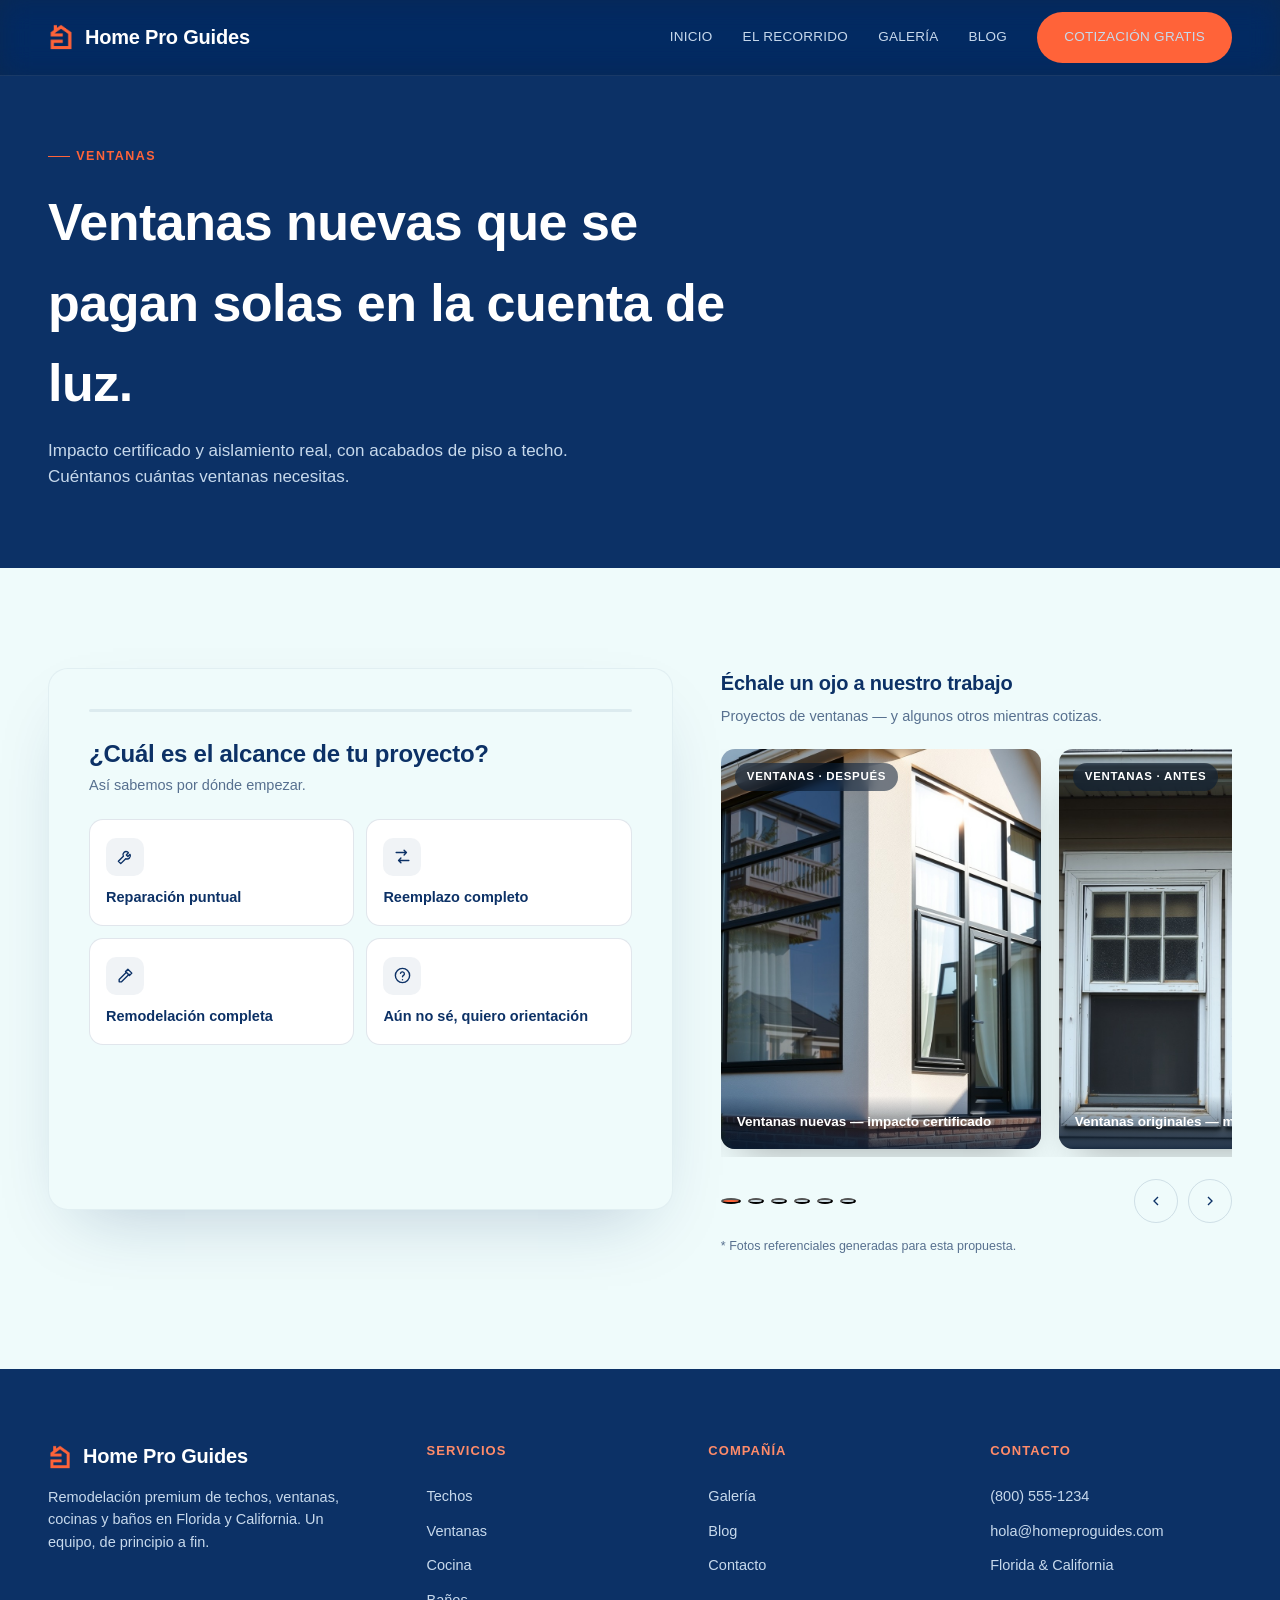
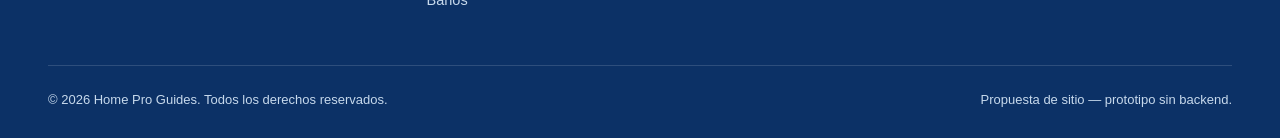
<file: contacto/windows.html>
<!doctype html>
<html lang="es">
<head>
<meta charset="utf-8">
<meta name="viewport" content="width=device-width, initial-scale=1">
<link rel="icon" type="image/svg+xml" href="../assets/favicon.svg">
<link rel="icon" type="image/png" sizes="32x32" href="../assets/favicon-32.png">
<link rel="apple-touch-icon" href="../assets/apple-touch-icon.png">
<title>Cotiza tus ventanas — Home Pro Guides</title>
<meta name="description" content="Cotización gratis de ventanas de impacto y eficiencia energética en Florida y California.">
<link rel="preconnect" href="https://fonts.googleapis.com">
<link rel="preconnect" href="https://fonts.gstatic.com" crossorigin>
<link rel="stylesheet" href="../css/main.css?v=cb1788984608">
<link rel="stylesheet" href="../css/wizard.css?v=cb1788984608">
</head>
<body>

<header class="site-header">
  <div class="container">
    <a href="../index.html" class="logo"><img src="../assets/images/logo-mark.png" alt="" class="logo-mark" width="26" height="26">Home Pro Guides</a>
    <nav class="main-nav">
      <a href="../index.html">Inicio</a>
      <a href="../index.html#recorrido">El recorrido</a>
      <a href="../index.html#galeria">Galería</a>
      <a href="../blog/index.html">Blog</a>
      <a href="./index.html" class="btn btn-gold is-active">Cotización gratis</a>
    </nav>
    <button class="nav-toggle" aria-label="Abrir menú" aria-expanded="false">
      <svg width="22" height="22" viewBox="0 0 24 24" fill="none" stroke="currentColor" stroke-width="2"><path d="M3 6h18M3 12h18M3 18h18"/></svg>
    </button>
  </div>
</header>

<main>
  <section class="section-dark" style="padding: calc(var(--header-h) + 64px) 0 60px;">
    <div class="container">
      <span class="eyebrow">Ventanas</span>
      <h1 style="font-size:clamp(32px,4.6vw,52px); max-width:680px; color:var(--text); margin-bottom:14px;">Ventanas nuevas que se pagan solas en la cuenta de luz.</h1>
      <p style="max-width:560px; color:var(--text-muted); font-size:17px;">Impacto certificado y aislamiento real, con acabados de piso a techo. Cuéntanos cuántas ventanas necesitas.</p>
    </div>
  </section>

  <section class="section section-light">
    <div class="container">
      <div style="display:grid; grid-template-columns: 1.1fr 0.9fr; gap:48px; align-items:start;" id="contact-layout">

        <div class="reveal">
          <div class="form-card">
            <div class="wizard" data-component="wizard">
              <div class="wizard-progress"><div class="wizard-progress-bar"></div></div>
              <div class="wizard-body"></div>
              <script type="application/json" data-wizard-steps>{"steps": [{"id": "scope", "type": "single", "title": "¿Cuál es el alcance de tu proyecto?", "subtitle": "Así sabemos por dónde empezar.", "options": [{"value": "repair", "label": "Reparación puntual", "icon": "wrench"}, {"value": "replace", "label": "Reemplazo completo", "icon": "swap"}, {"value": "remodel", "label": "Remodelación completa", "icon": "hammer"}, {"value": "unsure", "label": "Aún no sé, quiero orientación", "icon": "help"}]}, {"id": "window_count", "type": "single", "title": "¿Cuántas ventanas quieres reemplazar?", "subtitle": null, "options": [{"value": "1-5", "label": "1 – 5", "icon": "window"}, {"value": "6-10", "label": "6 – 10", "icon": "window"}, {"value": "11-20", "label": "11 – 20", "icon": "window"}, {"value": "20plus", "label": "Más de 20 / toda la casa", "icon": "home"}]}, {"id": "window_current", "type": "single", "title": "¿Qué tipo de ventana tienes actualmente?", "subtitle": null, "options": [{"value": "aluminum", "label": "Aluminio de una sola capa", "icon": "window"}, {"value": "vinyl", "label": "Vinil", "icon": "window"}, {"value": "wood", "label": "Madera", "icon": "window"}, {"value": "unsure", "label": "No estoy seguro", "icon": "help"}]}, {"id": "timeline", "type": "single", "title": "¿Cuándo quieres empezar?", "subtitle": null, "options": [{"value": "asap", "label": "Lo antes posible", "icon": "zap"}, {"value": "1-3", "label": "En 1–3 meses", "icon": "calendar"}, {"value": "3-6", "label": "En 3–6 meses", "icon": "calendar"}, {"value": "quote-only", "label": "Solo estoy cotizando", "icon": "search"}]}, {"id": "budget", "type": "single", "title": "¿Cuál es tu presupuesto estimado?", "subtitle": "Nos ayuda a proponerte opciones realistas.", "options": [{"value": "lt10", "label": "Menos de $10,000", "icon": "dollar"}, {"value": "10-25", "label": "$10,000 – $25,000", "icon": "dollar"}, {"value": "25-50", "label": "$25,000 – $50,000", "icon": "dollar"}, {"value": "50plus", "label": "Más de $50,000", "icon": "dollar"}]}, {"id": "priorities", "type": "multi", "title": "¿Qué te importa más en este proyecto?", "subtitle": "Puedes elegir varias.", "options": [{"value": "price", "label": "Precio", "icon": "tag"}, {"value": "speed", "label": "Rapidez", "icon": "zap"}, {"value": "quality", "label": "Calidad de materiales", "icon": "star"}, {"value": "warranty", "label": "Garantía", "icon": "shieldCheck"}, {"value": "design", "label": "Diseño", "icon": "palette"}, {"value": "communication", "label": "Comunicación clara", "icon": "message"}]}, {"id": "contact1", "type": "text", "title": "¿Cómo te contactamos?", "subtitle": "Un asesor real revisa cada solicitud.", "fields": [{"name": "name", "label": "Nombre completo", "type": "text", "required": true, "placeholder": "Ej. María Rodríguez"}, {"name": "phone", "label": "Teléfono", "type": "tel", "required": true, "placeholder": "(305) 555-0134"}]}, {"id": "contact2", "type": "text", "title": "¿Dónde está la propiedad?", "subtitle": null, "fields": [{"name": "email", "label": "Correo electrónico", "type": "email", "required": true, "placeholder": "tucorreo@email.com"}, {"name": "zip", "label": "Código postal", "type": "text", "required": true, "placeholder": "33101"}, {"name": "address", "label": "Dirección (opcional)", "type": "text", "required": false, "placeholder": "Calle y número", "full": true}]}, {"id": "comments", "type": "textarea", "isLast": true, "title": "¿Algo más que debamos saber?", "subtitle": "Opcional — pero ayuda a cotizar mejor.", "fields": [{"name": "comments", "label": "Comentarios", "type": "textarea", "required": false, "full": true, "placeholder": "Cuéntanos cualquier detalle que nos ayude a cotizar mejor…"}]}]}</script>
            </div>
          </div>
        </div>

        <div class="reveal">
          <h3 style="font-size:20px; margin-bottom:6px;">Échale un ojo a nuestro trabajo</h3>
          <p style="color:var(--text-dark-muted); font-size:14.5px; margin-bottom:22px;">Proyectos de ventanas — y algunos otros mientras cotizas.</p>
          <div class="gallery" data-component="gallery" data-autoplay="4600">
            <div class="gallery-track" tabindex="0" aria-label="Galería de trabajos terminados">
              <div class="gallery-card"><span class="gallery-tag">Ventanas · Después</span><img src="../assets/images/gallery-windows-after.jpg" alt="Ventanas nuevas instaladas" loading="lazy"><span class="gallery-caption">Ventanas nuevas — impacto certificado</span></div>
              <div class="gallery-card"><span class="gallery-tag">Ventanas · Antes</span><img src="../assets/images/gallery-windows-before.jpg" alt="Ventanas antiguas" loading="lazy"><span class="gallery-caption">Ventanas originales — marcos opacos</span></div>
              <div class="gallery-card"><span class="gallery-tag">Cocina · Después</span><img src="../assets/images/gallery-kitchen-after.jpg" alt="Cocina remodelada" loading="lazy"><span class="gallery-caption">Cocina nueva — isla de cuarzo</span></div>
              <div class="gallery-card"><span class="gallery-tag">Techos · Después</span><img src="../assets/images/gallery-roof-after.jpg" alt="Techo nuevo instalado" loading="lazy"><span class="gallery-caption">Techo nuevo — instalación certificada</span></div>
              <div class="gallery-card"><span class="gallery-tag">Baño · Después</span><img src="../assets/images/gallery-bathroom-after.jpg" alt="Baño remodelado" loading="lazy"><span class="gallery-caption">Baño nuevo — estilo spa</span></div>
              <div class="gallery-card"><span class="gallery-tag">Cocina · Antes</span><img src="../assets/images/gallery-kitchen-before.jpg" alt="Cocina antigua" loading="lazy"><span class="gallery-caption">Cocina original — años 90</span></div>
            </div>
            <div class="gallery-controls">
              <div class="gallery-dots"></div>
              <div class="gallery-arrows">
                <button type="button" class="gallery-arrow" data-gallery-prev aria-label="Foto anterior"><svg width="16" height="16" viewBox="0 0 24 24" fill="none" stroke="currentColor" stroke-width="2"><path d="M15 18l-6-6 6-6"/></svg></button>
                <button type="button" class="gallery-arrow" data-gallery-next aria-label="Foto siguiente"><svg width="16" height="16" viewBox="0 0 24 24" fill="none" stroke="currentColor" stroke-width="2"><path d="M9 18l6-6-6-6"/></svg></button>
              </div>
            </div>
          </div>
          <p class="gallery-note">* Fotos referenciales generadas para esta propuesta.</p>
        </div>

      </div>
    </div>
  </section>
</main>

<footer class="site-footer">
  <div class="container">
    <div class="footer-grid">
      <div>
        <div class="logo" style="margin-bottom:14px;"><img src="../assets/images/logo-mark.png" alt="" class="logo-mark" width="24" height="24">Home Pro Guides</div>
        <p>Remodelación premium de techos, ventanas, cocinas y baños en Florida y California. Un equipo, de principio a fin.</p>
      </div>
      <div>
        <h4>Servicios</h4>
        <a href="./roofing.html">Techos</a>
        <a href="./windows.html">Ventanas</a>
        <a href="./kitchen.html">Cocina</a>
        <a href="./bathroom.html">Baños</a>
      </div>
      <div>
        <h4>Compañía</h4>
        <a href="../index.html#galeria">Galería</a>
        <a href="../blog/index.html">Blog</a>
        <a href="./index.html">Contacto</a>
      </div>
      <div>
        <h4>Contacto</h4>
        <a href="tel:+18005551234">(800) 555-1234</a>
        <a href="mailto:hola@homeproguides.com">hola@homeproguides.com</a>
        <a href="#">Florida &amp; California</a>
      </div>
    </div>
    <div class="footer-bottom">
      <span>© 2026 Home Pro Guides. Todos los derechos reservados.</span>
      <span>Propuesta de sitio — prototipo sin backend.</span>
    </div>
  </div>
</footer>

<style>
/* min-width:0 matters here: this grid column holds a horizontally-scrolling
   gallery track — without it, grid items default to min-width:auto (their
   content's max-content size), which blows the column out past the
   viewport instead of letting overflow-x:auto clip/scroll it. Same fix as
   the general contact page, see css/main.css .gallery rule. */
#contact-layout > *{ min-width: 0; }
@media (max-width: 900px){ #contact-layout{ grid-template-columns: 1fr !important; } }
</style>

<script src="../js/site.js?v=cb1788984608"></script>
<script src="../js/gallery.js?v=cb1788984608"></script>
<script src="../js/wizard.js?v=cb1788984608"></script>
</body>
</html>
</file>
<file: css/main.css>
/* =========================================================
   Home Pro Guides — Propuesta 2026-09 — VERSIÓN MARCA REAL
   Mismo HTML/estructura/animaciones/wizard que la propuesta
   original — SOLO cambian estos design tokens (color + tipografía),
   extraídos del manual de marca real de HPG:
     ~/Library/.../HOME_PRO_GUIDES_MANUAL_MARCA_PREVIEW.pdf
   Paleta oficial (pág. 3 del manual):
     Azul Navy   #0C3166  (principal)
     Aguamarina  #00C6C6  (secundario)
     Naranja     #FF6339  (secundario, "uso moderado" — color de acción,
                           confirmado en vivo: es el color del botón
                           "Next" en el formulario real de HPG)
     Blanco/Negro principales, para texto e impresión.
   Tipografía oficial: "Keyboard" (Fenotype, Light→Black + itálicas).
   No es un Google Font ni está disponible para licenciar rápido en
   este prototipo — se sustituye por 'Nunito', el free font más
   cercano en forma (geometric sans de terminales redondeadas) y con
   la misma cobertura de pesos 300→900 que pide el manual. Cambiar
   por la fuente real "Keyboard" con su licencia es un pendiente de
   producción, no de esta propuesta.
   ========================================================= */

/* Fuente Nunito: se movió el @import de acá a un <link rel="stylesheet">
   en el <head> del HTML — @import dentro de un CSS bloquea el parseo de
   ESTE archivo hasta bajar el import (fetch en serie), un <link> en el
   HTML se baja en paralelo con el resto y llega antes. */

:root{
  /* color — extraído del manual de marca real */
  --bg: #071B33;            /* navy casi negro — fondo del recorrido/fotos (no está en el manual como color de marca; es solo el "negro" funcional para que el texto blanco sea legible sobre fotos, en la misma familia tonal que el Navy) */
  --bg-elevated: #0C3166;
  --primary: #0C3166;       /* Azul Navy — PRINCIPAL del manual */
  --primary-alt: #123E82;   /* variante hover, misma familia */
  --gold: #FF6339;          /* Naranja — color de acción del manual (botón "Next" real) */
  --gold-soft: #FF8B69;
  --cream: #00C6C6;         /* Aguamarina — secundario del manual */
  --text: #FFFFFF;          /* Blanco — principal del manual */
  --text-muted: #C7D9EC;
  --bg-light: #EFFBFB;      /* celeste/aguamarina muy claro — el fondo real que Luis vio en el formulario en vivo de HPG */
  --text-dark: #0C3166;     /* Azul Navy también como texto sobre fondo claro, por el manual */
  --text-dark-muted: #57708F;
  --line: rgba(255,255,255,0.14);
  --line-dark: rgba(12,49,102,0.14);
  --danger: #B4472F;

  /* type — "Keyboard" (manual) sustituida por Nunito (ver nota arriba) */
  --font-head: 'Nunito', -apple-system, BlinkMacSystemFont, sans-serif;
  --font-body: 'Nunito', -apple-system, BlinkMacSystemFont, sans-serif;

  /* motion */
  --ease-out: cubic-bezier(0.23, 1, 0.32, 1);
  --ease-in-out: cubic-bezier(0.77, 0, 0.175, 1);

  /* layout */
  --header-h: 76px;
  --container: 1240px;
}


*, *::before, *::after{ box-sizing: border-box; }
html{ scroll-behavior: smooth; }
@media (prefers-reduced-motion: reduce){ html{ scroll-behavior: auto; } }

body{
  margin:0;
  background: var(--bg-light);
  color: var(--text-dark);
  font-family: var(--font-body);
  font-size: 16px;
  line-height: 1.55;
  -webkit-font-smoothing: antialiased;
}

img{ max-width:100%; display:block; }
a{ color: inherit; text-decoration:none; }
/* font-weight 800 (not 500): el manual usa un peso Black/ExtraBold para
   titulares — Fraunces (versión original) tenía su propio carácter editorial
   a peso 500; Nunito necesita más peso para el mismo protagonismo. */
h1,h2,h3,h4{ font-family: var(--font-head); font-weight: 800; margin: 0 0 .5em; letter-spacing: -0.01em; }
p{ margin: 0 0 1em; }
.container{ width: 100%; max-width: var(--container); margin: 0 auto; padding: 0 28px; }

/* ---------- Buttons ---------- */
.btn{
  display: inline-flex; align-items:center; justify-content:center; gap:.5em;
  padding: 14px 26px; border-radius: 999px; font-family: var(--font-body);
  font-weight: 600; font-size: 14.5px; letter-spacing: .01em; cursor: pointer;
  border: 1px solid transparent; transition: transform 160ms var(--ease-out), background-color 160ms var(--ease-out), border-color 160ms var(--ease-out), color 160ms var(--ease-out);
  white-space: nowrap;
}
.btn:active{ transform: scale(.97); }
.btn-gold{ background: var(--gold); color: #201705; }
/* color:inherit (not var(--text)) on purpose so this works on both dark and
   light surfaces — but that means every usage MUST sit inside a container
   that sets an explicit color, or it silently falls back to body's dark
   text. Bug caught in QA: the tour panels didn't set color on the <a>
   itself, so btn-outline inherited body's dark navy over a photo — a dark
   smudge instead of legible white. Default to var(--text) (its only real
   usage today is on dark tour/hero panels); override per-instance if a
   light-surface use is ever added. */
.btn-outline{ background: transparent; border-color: currentColor; color: var(--text); }
.btn-dark{ background: var(--primary); color: var(--text); }
.btn-block{ width:100%; }
.btn[disabled]{ opacity:.5; cursor: not-allowed; }

/* Hover-only affordances gated behind (hover:hover) — a tap on touch
   shouldn't leave a button/link stuck in a "hovered" visual state. */
@media (hover:hover) and (pointer:fine){
  .btn-gold:hover{ background: var(--gold-soft); }
  .btn-outline:hover{ background: rgba(255,255,255,0.08); }
  .btn-dark:hover{ background: var(--primary-alt); }

  .link-underline{ position:relative; }
  .link-underline::after{
    content:''; position:absolute; left:0; right:100%; bottom:-3px; height:1px; background:currentColor;
    transition: right 220ms var(--ease-out);
  }
  .link-underline:hover::after{ right:0; }
}

/* ---------- Site header ---------- */
.site-header{
  position: fixed; top:0; left:0; right:0; z-index: 500;
  height: var(--header-h);
  display:flex; align-items:center;
  background: rgba(7,27,51,0.35);
  backdrop-filter: blur(14px) saturate(140%);
  -webkit-backdrop-filter: blur(14px) saturate(140%);
  border-bottom: 1px solid rgba(255,255,255,0.08);
  transition: background-color 260ms var(--ease-out), border-color 260ms var(--ease-out);
}
.site-header.is-light{
  background: rgba(239,251,251,0.72);
  border-bottom-color: rgba(12,49,102,0.08);
}
.site-header .container{ display:flex; align-items:center; justify-content:space-between; gap: 24px; }

.logo{
  font-family: var(--font-head); font-size: 20px; font-weight:600; color: var(--text);
  display:flex; align-items:center; gap:.55em; letter-spacing: -0.01em;
}
.site-header.is-light .logo{ color: var(--text-dark); }
.logo .dot{ width:7px; height:7px; border-radius:50%; background: var(--gold); display:inline-block; }
.logo-mark{ display:block; flex-shrink:0; }

.main-nav{ display:flex; align-items:center; gap: 30px; }
.main-nav a{
  font-size: 13.5px; font-weight: 500; letter-spacing: .02em; text-transform: uppercase;
  color: var(--text-muted);
  transition: color 160ms var(--ease-out);
}
.site-header.is-light .main-nav a{ color: var(--text-dark-muted); }
.main-nav a.is-active:not(.btn){ color: var(--gold); }
.site-header.is-light .main-nav a.is-active:not(.btn){ color: var(--primary); }
@media (hover:hover) and (pointer:fine){
  .main-nav a:hover:not(.btn){ color: var(--gold); }
  .site-header.is-light .main-nav a:hover:not(.btn){ color: var(--primary); }
}

.nav-toggle{ display:none; background:none; border:none; color: var(--text); cursor:pointer; padding: 8px; }
.site-header.is-light .nav-toggle{ color: var(--text-dark); }

@media (max-width: 900px){
  .main-nav{
    /* NOTE: .site-header has backdrop-filter, which (like transform) makes it
       the containing block for fixed-position descendants — so `bottom:0`
       here would resolve against the header's own ~76px box, not the
       viewport. Use an explicit dvh height instead of bottom:0. */
    position: fixed; top: var(--header-h); left:0; right:0;
    height: calc(100dvh - var(--header-h));
    background: var(--primary); flex-direction: column; justify-content:flex-start;
    padding: 40px 28px; gap: 22px;
    transform: translateY(-8px); opacity: 0; pointer-events:none;
    transition: transform 220ms var(--ease-out), opacity 220ms var(--ease-out);
  }
  .main-nav.is-open{ transform: translateY(0); opacity:1; pointer-events:auto; }
  .main-nav a{ font-size: 16px; color: var(--text); }
  .main-nav .btn{ margin-top: 10px; }
  .nav-toggle{ display:block; }
}

/* ---------- Footer ---------- */
.site-footer{ background: var(--primary); color: var(--text); padding: 72px 0 28px; }
.footer-grid{ display:grid; grid-template-columns: 1.4fr 1fr 1fr 1fr; gap: 40px; padding-bottom: 48px; border-bottom: 1px solid var(--line); }
.footer-grid h4{ color: var(--gold-soft); font-family: var(--font-body); font-size: 13px; text-transform: uppercase; letter-spacing: .08em; font-weight:600; margin-bottom: 18px; }
.footer-grid p{ color: var(--text-muted); font-size: 14.5px; max-width: 320px; }
.footer-grid a{ display:block; color: var(--text-muted); font-size: 14.5px; padding: 6px 0; transition: color 160ms var(--ease-out); }
@media (hover:hover) and (pointer:fine){ .footer-grid a:hover{ color: var(--gold-soft); } }
.footer-bottom{ display:flex; justify-content:space-between; align-items:center; padding-top: 24px; color: var(--text-muted); font-size: 13px; flex-wrap: wrap; gap: 12px; }
@media (max-width: 820px){ .footer-grid{ grid-template-columns: 1fr 1fr; } }
@media (max-width: 560px){ .footer-grid{ grid-template-columns: 1fr; } }

/* ---------- Reveal-on-scroll (used site-wide, gentle) ---------- */
.reveal{ opacity: 0; transform: translateY(18px); transition: opacity 560ms var(--ease-out), transform 560ms var(--ease-out); }
.reveal.is-visible{ opacity: 1; transform: translateY(0); }
@media (prefers-reduced-motion: reduce){
  .reveal{ opacity:1; transform:none; transition:none; }
}

/* ---------- Section helpers ---------- */
.section{ padding: 100px 0; }
.section-light{ background: var(--bg-light); color: var(--text-dark); }
.section-dark{ background: var(--primary); color: var(--text); }
.eyebrow{ display:inline-flex; align-items:center; gap:.5em; font-size: 12.5px; font-weight:700; letter-spacing:.12em; text-transform:uppercase; color: var(--gold); margin-bottom: 16px; }
.eyebrow::before{ content:''; width: 22px; height:1px; background: var(--gold); }
.section-head{ max-width: 640px; margin-bottom: 56px; }
.section-head h2{ font-size: clamp(30px, 4vw, 44px); }
.section-head p{ font-size: 17px; color: var(--text-dark-muted); }
.section-dark .section-head p{ color: var(--text-muted); }

/* ---------- Gallery / carousel (reused: home + contacto) ---------- */
/* min-width:0 matters here: on /contacto pages this component sits inside a
   CSS grid column. Grid/flex items default to min-width:auto, which equals
   their content's max-content size — for a horizontally-scrolling track that
   means "wide enough to fit every card unscrolled", blowing out the column
   instead of letting overflow-x:auto clip/scroll it. min-width:0 lets the
   item shrink to the track's actual (scrollable) size. */
.gallery{ position: relative; min-width: 0; }
.gallery-track{
  display:flex; gap: 18px; overflow-x: auto; scroll-snap-type: x mandatory;
  padding-bottom: 8px; scrollbar-width: none; -ms-overflow-style: none;
  cursor: grab; user-select: none;
}
.gallery-track::-webkit-scrollbar{ display:none; }
.gallery-track.is-dragging{ cursor: grabbing; scroll-snap-type: none; }
.gallery-card{
  position: relative; flex: 0 0 auto; width: 320px; aspect-ratio: 4/5;
  border-radius: 14px; overflow: hidden; scroll-snap-align: start;
  box-shadow: 0 18px 40px -18px rgba(0,0,0,0.35);
}
.gallery-card img{ width:100%; height:100%; object-fit: cover; }
.gallery-tag{
  position:absolute; top:14px; left:14px; padding: 5px 12px; border-radius: 999px;
  background: rgba(7,27,51,0.55); backdrop-filter: blur(6px);
  color: var(--text); font-size: 11.5px; font-weight:700; letter-spacing:.06em; text-transform:uppercase;
}
.gallery-caption{
  position:absolute; left:0; right:0; bottom:0; padding: 16px;
  background: linear-gradient(0deg, rgba(7,27,51,0.85), rgba(7,27,51,0));
  color: var(--text); font-size: 13.5px; font-weight:600;
}
.gallery-controls{ display:flex; align-items:center; justify-content: space-between; margin-top: 22px; }
.gallery-arrows{ display:flex; gap: 10px; }
.gallery-arrow{
  width: 44px; height:44px; border-radius:50%; border: 1px solid var(--line-dark);
  display:flex; align-items:center; justify-content:center; cursor:pointer; background: transparent;
  transition: background-color 160ms var(--ease-out), transform 160ms var(--ease-out), border-color 160ms var(--ease-out);
  color: inherit;
}
.section-dark .gallery-arrow{ border-color: var(--line); }
@media (hover:hover) and (pointer:fine){
  .gallery-arrow:hover{ background: rgba(12,49,102,0.06); }
  .section-dark .gallery-arrow:hover{ background: rgba(255,255,255,0.08); }
}
.gallery-arrow:active{ transform: scale(.92); }
.gallery-dots{ display:flex; gap:7px; }
.gallery-dot{ width:6px; height:6px; border-radius:50%; background: var(--line-dark); transition: background-color 200ms var(--ease-out), width 200ms var(--ease-out); }
.section-dark .gallery-dot{ background: var(--line); }
.gallery-dot.is-active{ width: 20px; background: var(--gold); }
.gallery-note{ font-size: 12.5px; color: var(--text-dark-muted); margin-top: 14px; }
.section-dark .gallery-note{ color: var(--text-muted); }

/* ---------- Forms (contacto) ---------- */
.form-card{ background: var(--bg-light); border-radius: 20px; padding: 40px; box-shadow: 0 30px 70px -30px rgba(12,49,102,0.25); border: 1px solid rgba(12,49,102,0.06); }
.form-grid{ display:grid; grid-template-columns: 1fr 1fr; gap: 18px 20px; }
.field{ display:flex; flex-direction:column; gap: 7px; margin-bottom: 4px; }
.field.full{ grid-column: 1 / -1; }
.field label{ font-size: 12.5px; font-weight:600; letter-spacing:.03em; text-transform:uppercase; color: var(--text-dark-muted); }
.field input, .field select, .field textarea{
  font-family: var(--font-body); font-size: 15px; padding: 13px 15px; border-radius: 10px;
  border: 1px solid rgba(12,49,102,0.16); background: #fff; color: var(--text-dark);
  transition: border-color 160ms var(--ease-out), box-shadow 160ms var(--ease-out);
}
.field textarea{ resize: vertical; min-height: 96px; font-family: var(--font-body); }
.field input:focus, .field select:focus, .field textarea:focus{
  outline: none; border-color: var(--gold); box-shadow: 0 0 0 3px rgba(255,99,57,0.18);
}
.field .error-msg{ font-size: 12.5px; color: var(--danger); min-height: 15px; }
.field.has-error input, .field.has-error select, .field.has-error textarea{ border-color: var(--danger); }
.form-submit-row{ display:flex; align-items:center; justify-content: space-between; margin-top: 22px; flex-wrap: wrap; gap: 14px; }
.form-note{ font-size: 12.5px; color: var(--text-dark-muted); max-width: 320px; }
.form-success{
  display:none; align-items:center; gap: 12px; background: rgba(12,49,102,0.06); border: 1px solid rgba(12,49,102,0.14);
  color: var(--primary); padding: 16px 18px; border-radius: 12px; font-size: 14.5px; font-weight:600; margin-top: 18px;
}
.form-success.is-visible{ display:flex; }
@media (max-width: 640px){ .form-grid{ grid-template-columns: 1fr; } .form-card{ padding: 26px; } }

/* ---------- Utility ---------- */
.spacer-header{ height: var(--header-h); }
.text-center{ text-align:center; }
.mt-0{ margin-top:0; }
</file>
<file: css/blog.css>
/* ============================================================
   Home Pro Guides — blog.css
   Grid de posts + artículo individual.
   ============================================================ */

.blog-grid{ display:grid; grid-template-columns: repeat(3, 1fr); gap: 28px; }
.blog-card{
  display:flex; flex-direction:column; background:#fff; border-radius: 16px; overflow:hidden;
  box-shadow: 0 20px 50px -30px rgba(12,49,102,0.25); border: 1px solid rgba(12,49,102,0.06);
  transition: transform 220ms var(--ease-out), box-shadow 220ms var(--ease-out);
}
@media (hover:hover) and (pointer:fine){
  .blog-card:hover{ transform: translateY(-4px); box-shadow: 0 26px 60px -28px rgba(12,49,102,0.32); }
}
.blog-card-img{ aspect-ratio: 16/10; overflow:hidden; }
.blog-card-img img{ width:100%; height:100%; object-fit:cover; transition: transform 420ms var(--ease-out); }
@media (hover:hover) and (pointer:fine){ .blog-card:hover .blog-card-img img{ transform: scale(1.05); } }
.blog-card-body{ padding: 24px; display:flex; flex-direction:column; gap:10px; flex:1; }
.blog-card-tag{ font-size:11.5px; font-weight:700; letter-spacing:.08em; text-transform:uppercase; color: var(--primary); }
.blog-card-body h3{ font-size: 21px; line-height:1.25; margin:0; }
.blog-card-body p{ color: var(--text-dark-muted); font-size:14.5px; margin:0; flex:1; }
.blog-card-meta{ font-size:12.5px; color: var(--text-dark-muted); display:flex; gap:10px; align-items:center; margin-top:4px; }
.blog-card-meta::before{ content:none; }

@media (max-width: 980px){ .blog-grid{ grid-template-columns: repeat(2,1fr); } }
@media (max-width: 640px){ .blog-grid{ grid-template-columns: 1fr; } }

/* ---------- Article ---------- */
.article-hero{ position:relative; height: 56vh; min-height:380px; overflow:hidden; }
.article-hero img{ width:100%; height:100%; object-fit:cover; }
.article-hero::after{ content:''; position:absolute; inset:0; background: linear-gradient(180deg, rgba(7,27,51,.65) 0%, rgba(7,27,51,.15) 45%, rgba(7,27,51,.75) 100%); }
.article-hero-content{ position:absolute; left:0; right:0; bottom:0; padding: 0 0 48px; }
.article-hero-content .container{ max-width: 780px; }
/* Same contrast safety net as the home tour: guarantee legibility over any
   photo content rather than hoping the gradient alone is always enough. */
.article-hero-content h1{ text-shadow: 0 2px 24px rgba(7,27,51,0.5); }
.article-hero-content .eyebrow{ text-shadow: 0 1px 10px rgba(7,27,51,0.5); }

.article-body{ max-width: 720px; margin: 0 auto; padding: 64px 28px 100px; }
.article-body h2{ font-size: 28px; margin-top: 2.2em; }
.article-body p{ font-size: 17.5px; line-height: 1.75; color: var(--text-dark); }
.article-body ul{ padding-left: 1.3em; font-size: 17px; line-height:1.8; }
.article-body li{ margin-bottom: .5em; }
.article-body blockquote{
  margin: 2em 0; padding: 4px 0 4px 22px; border-left: 3px solid var(--gold);
  font-family: var(--font-head); font-size: 22px; font-style: italic; color: var(--primary);
}
.article-meta{ display:flex; gap:14px; align-items:center; color: var(--text-muted); font-size:13.5px; margin-bottom: 18px; }
.article-cta{
  margin: 3em 0 0; padding: 32px; border-radius: 16px; background: var(--primary); color: var(--text);
  display:flex; align-items:center; justify-content:space-between; gap:20px; flex-wrap:wrap;
}
.article-cta h4{ margin:0 0 4px; font-size:20px; }
.article-cta p{ margin:0; color: var(--text-muted); font-size:14.5px; }
.related-posts{ background: var(--bg-light); padding: 80px 0; }
</file>
<file: css/wizard.css>
/* ============================================================
   Home Pro Guides — wizard.css
   Formulario tipo stepper: una pregunta por pantalla. Vive DENTRO
   del mismo .form-card que ya existía — no se toca la posición ni
   el tamaño de ese contenedor en la página de Contacto, solo su
   contenido interno.
   ============================================================ */

.wizard{ display:flex; flex-direction:column; min-height: 460px; }

/* progreso implícito: una barra fina, sin "paso 3 de 8" */
.wizard-progress{ height:3px; background: rgba(12,49,102,0.08); border-radius:999px; overflow:hidden; margin-bottom: 28px; flex-shrink:0; }
.wizard-progress-bar{ height:100%; background: var(--gold); width:0%; transition: width 320ms var(--ease-out); }

.wizard-body{ flex:1; display:flex; flex-direction:column; }

.wizard-step{ display:flex; flex-direction:column; flex:1; }
.wizard-step-head{ margin-bottom: 22px; }
.wizard-step-head h3{ font-family: var(--font-head); font-size: 24px; margin:0 0 6px; color: var(--text-dark); line-height:1.2; }
.wizard-step-head p{ font-size: 14.5px; color: var(--text-dark-muted); margin:0; }

/* ---- option cards (single + multi select) ---- */
.wizard-options{ display:grid; grid-template-columns: 1fr 1fr; gap: 12px; }
.wizard-options.is-narrow{ grid-template-columns: 1fr; }
.wizard-option{
  position:relative; display:flex; flex-direction:column; align-items:flex-start; gap: 12px;
  text-align:left; padding: 18px 16px; border-radius: 14px; border: 1.5px solid rgba(12,49,102,0.12);
  background:#fff; cursor:pointer; font-family: var(--font-body);
  transition: border-color 160ms var(--ease-out), background-color 160ms var(--ease-out), transform 120ms var(--ease-out);
}
.wizard-option:active{ transform: scale(.98); }
@media (hover:hover) and (pointer:fine){
  .wizard-option:hover{ border-color: var(--gold); background: rgba(255,99,57,0.06); }
}
.wizard-option.is-selected{ border-color: var(--gold); background: rgba(255,99,57,0.1); }
.wizard-option-icon{
  width: 38px; height:38px; border-radius: 10px; background: rgba(12,49,102,0.06);
  display:flex; align-items:center; justify-content:center; color: var(--primary);
  flex-shrink:0; transition: background-color 160ms var(--ease-out), color 160ms var(--ease-out);
}
.wizard-option.is-selected .wizard-option-icon{ background: var(--gold); color:#201705; }
.wizard-option-label{ font-size: 14.5px; font-weight:600; color: var(--text-dark); line-height:1.3; }
.wizard-option-check{
  position:absolute; top:14px; right:14px; width:20px; height:20px; border-radius:50%;
  border: 1.5px solid rgba(12,49,102,0.22); background:#fff;
  display:flex; align-items:center; justify-content:center; color:#fff;
  transition: background-color 160ms var(--ease-out), border-color 160ms var(--ease-out);
}
.wizard-option.is-selected .wizard-option-check{ background: var(--gold); border-color: var(--gold); }
.wizard-option-check svg{ opacity:0; transition: opacity 120ms var(--ease-out); }
.wizard-option.is-selected .wizard-option-check svg{ opacity:1; }

/* ---- text-field steps ---- */
.wizard-fields{ display:grid; grid-template-columns: 1fr 1fr; gap: 16px 18px; }
.wizard-fields .field.full{ grid-column: 1 / -1; }
@media (max-width: 520px){ .wizard-fields{ grid-template-columns: 1fr; } }

/* ---- fixed nav row ---- */
.wizard-nav{ display:flex; align-items:center; justify-content:space-between; margin-top: 24px; flex-shrink:0; gap: 12px; }
.wizard-back{
  display:inline-flex; align-items:center; gap:6px; background:none; border:none; cursor:pointer;
  font-size: 13.5px; font-weight:600; color: var(--text-dark-muted); padding: 10px 4px;
  transition: color 160ms var(--ease-out);
}
@media (hover:hover) and (pointer:fine){ .wizard-back:hover{ color: var(--text-dark); } }
.wizard-back[hidden]{ display:none; }
.wizard-next{ margin-left:auto; }
.wizard-hint{ font-size:12.5px; color: var(--text-dark-muted); text-align:center; margin-top:14px; }

.wizard-success{
  display:flex; flex-direction:column; align-items:flex-start; gap:14px; flex:1; justify-content:center;
}
.wizard-success svg{ color: var(--gold); }
.wizard-success h3{ font-family: var(--font-head); font-size: 24px; margin:0; color: var(--text-dark); }
.wizard-success p{ font-size: 14.5px; color: var(--text-dark-muted); margin:0; max-width: 400px; }

/* step transition: gentle fade+slide, matches the .reveal treatment used
   site-wide — occasional tier (a "modal-like" step change), not rare/first-time,
   so it stays subtle and short. */
.wizard-step{ animation: wizardStepIn 260ms var(--ease-out); }
@keyframes wizardStepIn{ from{ opacity:0; transform: translateY(8px);} to{ opacity:1; transform:translateY(0);} }
@media (prefers-reduced-motion: reduce){ .wizard-step{ animation: none; } }

@media (max-width: 560px){
  .wizard-options{ grid-template-columns: 1fr 1fr; }
  .wizard-option{ padding: 14px 12px; }
}
</file>
